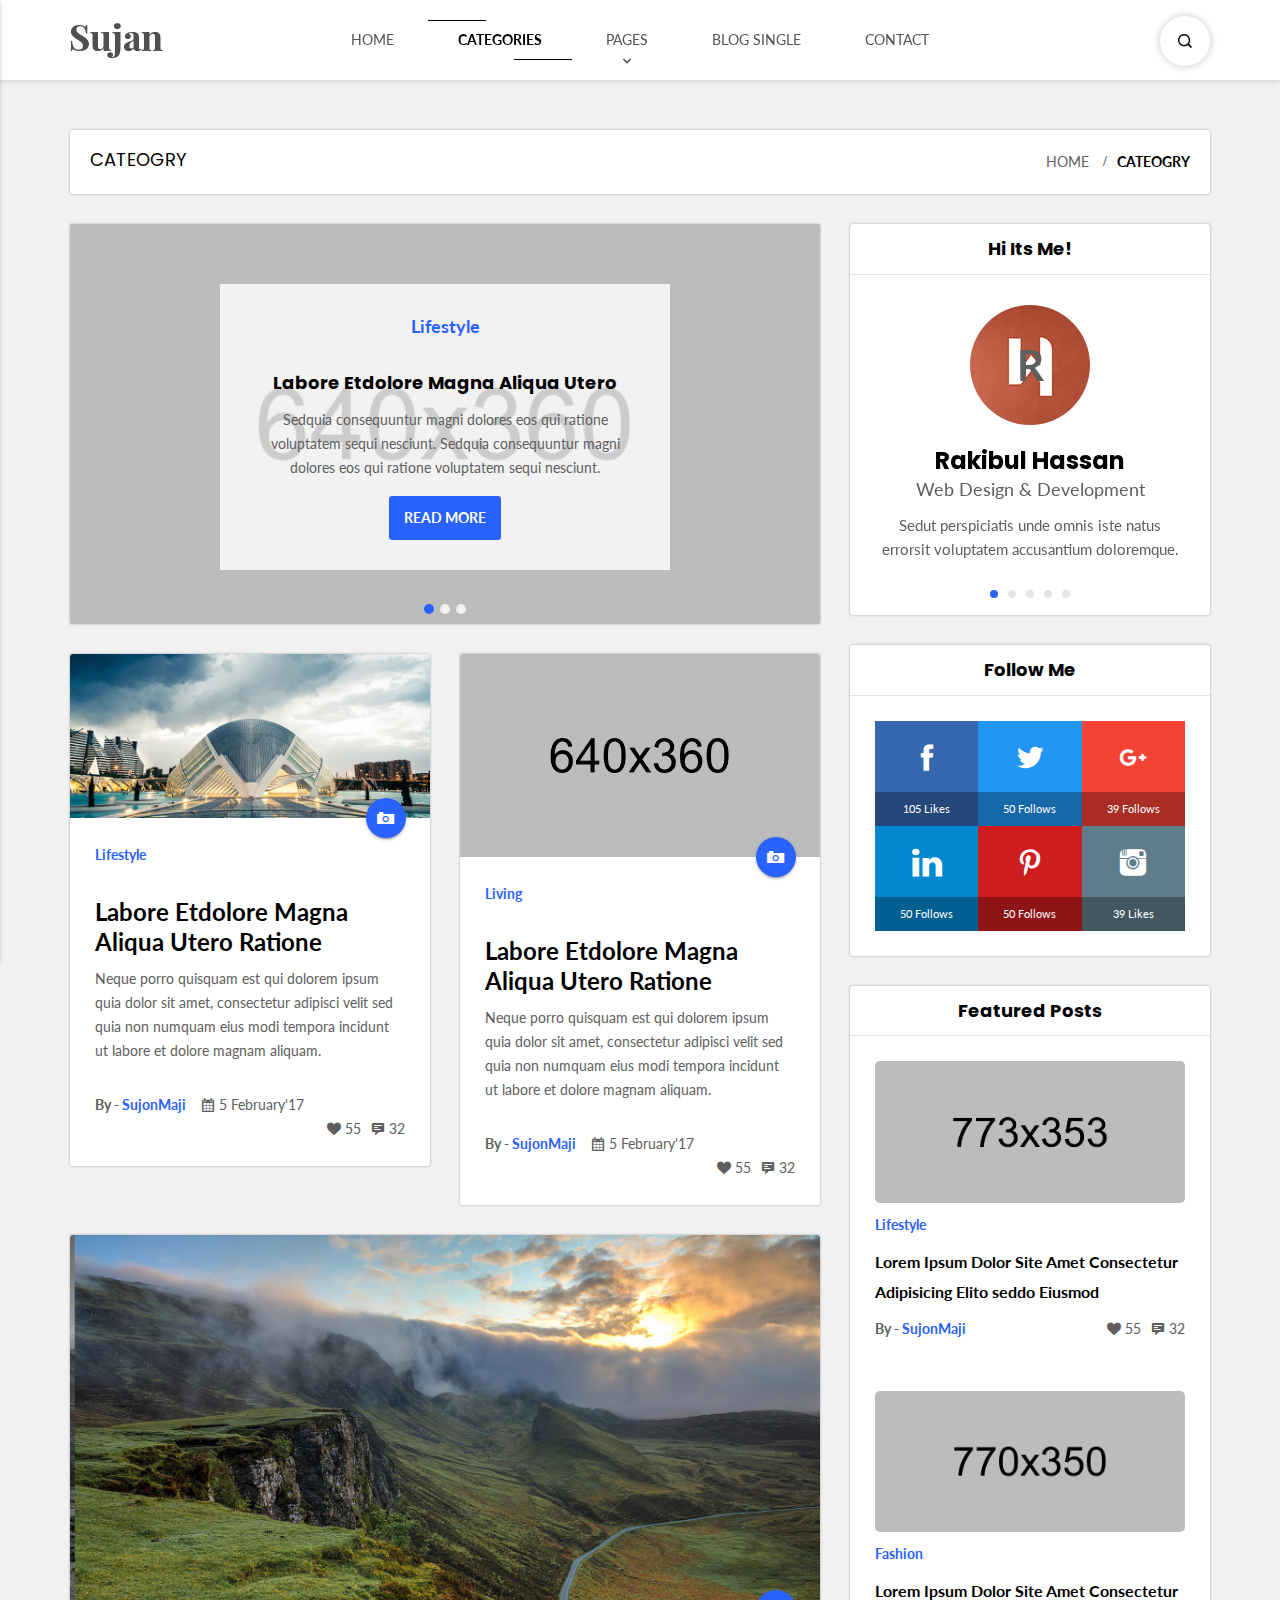
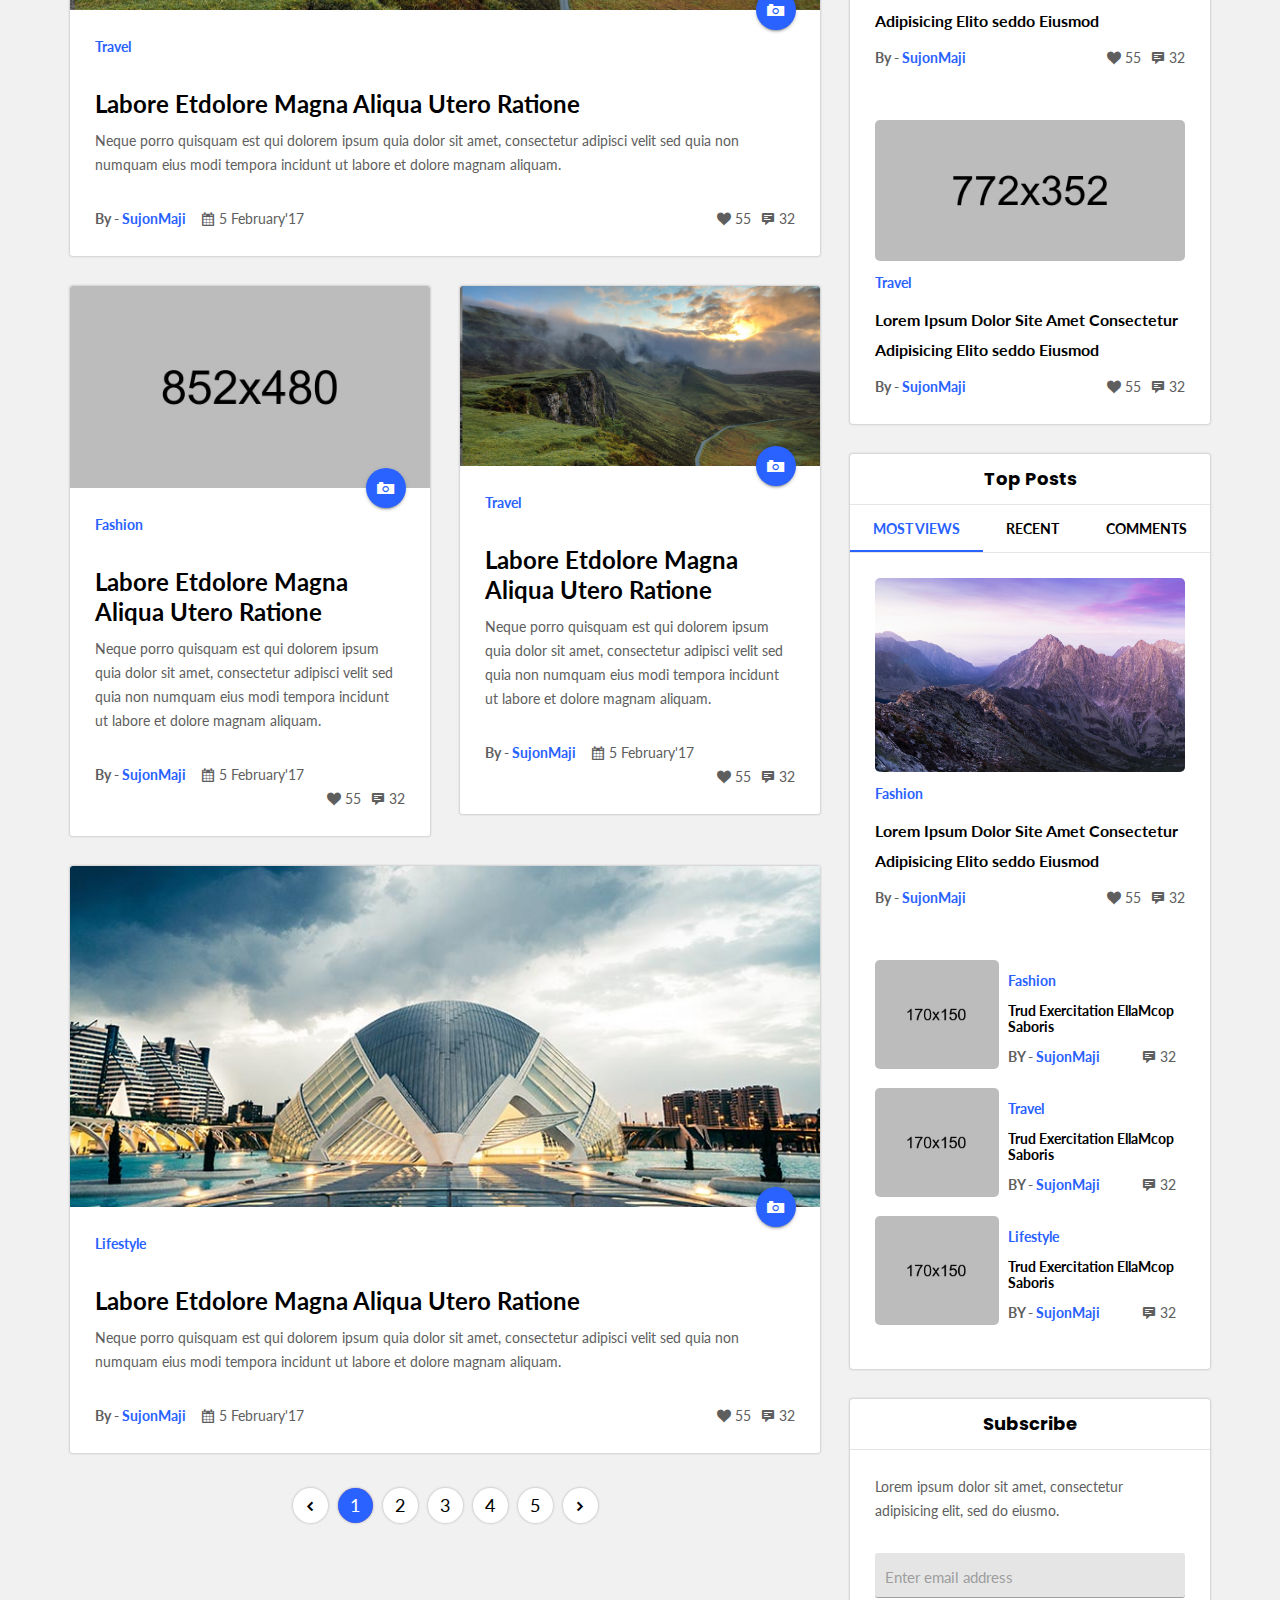
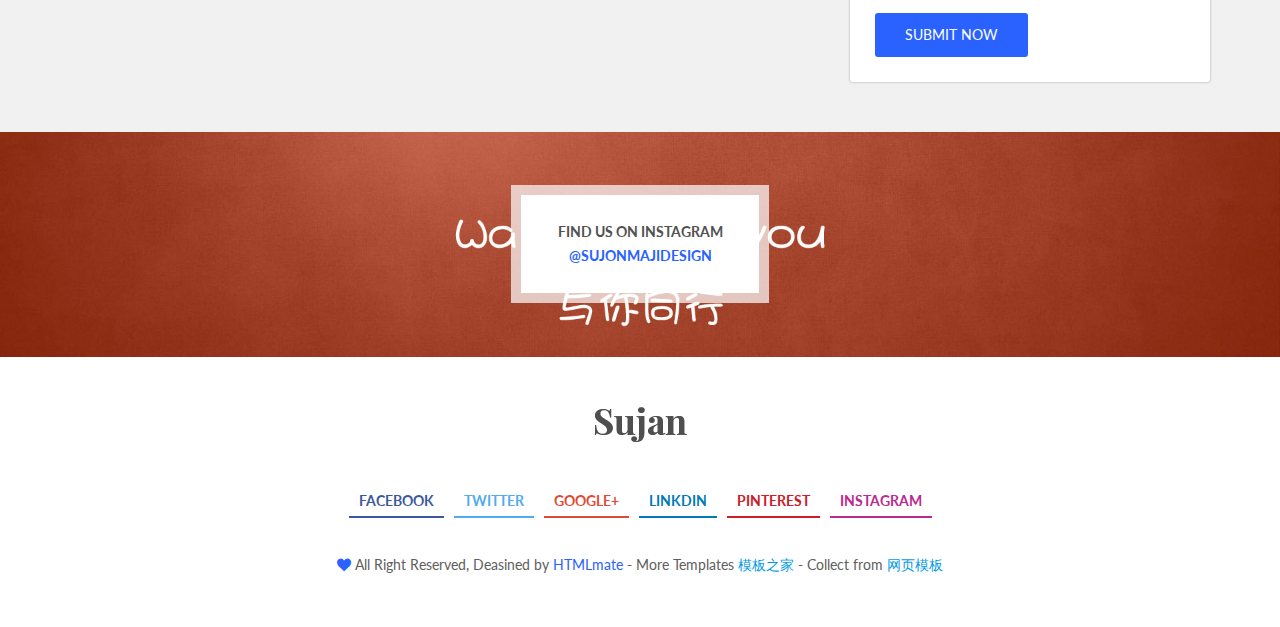
<file: cateogry.html>
<!DOCTYPE html>
<html lang="zxx">

	<head>

		<meta name="viewport" content="width=device-width, initial-scale=1.0">

		<title>Sujon - Cateogry</title>

		<!-- css include -->
		<link rel="stylesheet" type="text/css" href="css/materialize.css">
		<link rel="stylesheet" type="text/css" href="css/icofont.css">
		<link rel="stylesheet" type="text/css" href="css/owl.carousel.min.css">
		<link rel="stylesheet" type="text/css" href="css/owl.theme.default.min.css">

		<!-- my css include -->
		<link rel="stylesheet" type="text/css" href="css/custom-menu.css">
		<link rel="stylesheet" type="text/css" href="css/style.css">
		<link rel="stylesheet" type="text/css" href="css/responsive.css">

	</head>


	<body>




		<div class="thetop"></div>
		<!-- for back to top -->

		<div class='backToTop'>
			<a href="#" class='scroll'>
				<span>T</span>
				<span>O</span>
				<span>P</span>
				<span class="go-up">
					<i class="icofont icofont-long-arrow-up"></i>
				</span>
			</a>
		</div>
		<!-- backToTop -->




		<!-- ==================== header-section Start ==================== -->
		<header id="header-section" class="header-section w100dt navbar-fixed">

			<nav class="nav-extended main-nav">
				<div class="container">
					<div class="row">
						<div class="nav-wrapper w100dt">

							<div class="logo left">
								<a href="index.html" class="brand-logo">
									<img src="img/logo.png" alt="brand-logo">
								</a>
							</div>
							<!-- logo -->

							<div>
								<a href="#" data-activates="mobile-demo" class="button-collapse">
									<i class="icofont icofont-navigation-menu"></i>
								</a>
								<ul id="nav-mobile" class="main-menu center-align hide-on-med-and-down">
									<li><a href="index.html">HOME</a></li>
									<li class="active"><a href="cateogry.html">CATEGORIES</a></li>
									<li class="dropdown">
										<a href="#">PAGES <i class="icofont icofont-simple-down"></i></a>
										<ul class="dropdown-container">
											<li><a href="404.html">404 Page</a></li>
										</ul>
										<!-- /.dropdown-container -->
									</li>
									<li><a href="single-blog.html">BLOG SINGLE</a></li>
									<li><a href="contact.html">CONTACT</a></li>
								</ul>
								<!-- /.main-menu -->

								<!-- ******************** sidebar-menu ******************** -->
								<ul class="side-nav" id="mobile-demo">
									<li class="snavlogo center-align"><img src="img/logo.png" alt="logo"></li>
									<li><a href="index.html">HOME</a></li>
									<li class="active"><a href="cateogry.html">CATEGORIES</a></li>
									<li><a href="single-blog.html">SINGLE BLOG</a></li>
									<li><a href="contact.html">CONTACT</a></li>
									<li><a href="404.html">404 PAGE</a></li>
								</ul>
							</div>
							<!-- main-menu -->

							<a href="#" class="search-trigger right">
								<i class="icofont icofont-search"></i>
							</a>
							<!-- search -->
							<div id="myNav" class="overlay">
								<a href="javascript:void(0)" class="closebtn">&times;</a>
								<div class="overlay-content">
									<form>
										<input type="text" name="search" placeholder="Search...">
										<br>
										<button class="waves-effect waves-light" type="submit" name="action">Search</button>
									</form>
								</div>
							</div>

						</div>
						<!-- /.nav-wrapper -->
					</div>
					<!-- row -->
				</div>
				<!-- container -->
			</nav>

		</header>
		<!-- /#header-section -->
		<!-- ==================== header-section End ==================== -->





		<!-- ==================== header-section Start ==================== -->
		<section id="breadcrumb-section" class="breadcrumb-section w100dt mb-30">
			<div class="container">

				<nav class="breadcrumb-nav w100dt">
					<div class="page-name hide-on-small-only left">
						<h4>CATEOGRY</h4>
					</div>
					<div class="nav-wrapper right">
						<a href="#!" class="breadcrumb">Home</a>
						<a href="#!" class="breadcrumb active">Cateogry</a>
					</div>
					<!-- /.nav-wrapper -->
				</nav>
				<!-- /.breadcrumb-nav -->

			</div>
			<!-- container -->
		</section>
		<!-- /.breadcrumb-section -->
		<!-- ==================== header-section End ==================== -->





		<!-- ==================== cateogry-section start ==================== -->
		<section id="cateogry-section" class="cateogry-section w100dt mb-50">
			<div class="container">
				<div class="row">

					<div class="col s12 m8 l8">


						<div class="slider mb-30">
							<ul class="slides">
								<li class="slider-item">
									<img src="img/blog4.jpg" alt="Image">
									<div class="caption center-align">
										<a href="#" class="tag l-blue w100dt mb-30">Lifestyle</a>
										<h1 class="card-title mb-10">
											Labore Etdolore Magna Aliqua Utero
										</h1>
										<p>
											Sedquia consequuntur magni dolores eos qui ratione voluptatem sequi nesciunt.
											Sedquia consequuntur magni dolores eos qui ratione voluptatem sequi nesciunt.
										</p>
										<a href="single-blog.html" class="custom-btn waves-effect waves-light">READ MORE</a>
									</div>
								</li>
								<li class="slider-item">
									<img src="img/fashion2.jpg" alt="Image">
									<div class="caption left-align">
										<a href="#" class="tag l-blue w100dt mb-30">Fashion</a>
										<h1 class="card-title mb-10">
											Labore Etdolore Magna Aliqua Utero
										</h1>
										<p>
											Sedquia consequuntur magni dolores eos qui ratione voluptatem sequi nesciunt.
											Sedquia consequuntur magni dolores eos qui ratione voluptatem sequi nesciunt.
										</p>
										<a href="single-blog.html" class="custom-btn waves-effect waves-light">READ MORE</a>
									</div>
								</li>
								<li class="slider-item">
									<img src="img/travel2.jpg" alt="Image">
									<div class="caption right-align">
										<a href="#" class="tag l-blue w100dt mb-30">Trave</a>
										<h1 class="card-title mb-10">
											Labore Etdolore Magna Aliqua Utero
										</h1>
										<p>
											Sedquia consequuntur magni dolores eos qui ratione voluptatem sequi nesciunt.
											Sedquia consequuntur magni dolores eos qui ratione voluptatem sequi nesciunt.
										</p>
										<a href="single-blog.html" class="custom-btn waves-effect waves-light">READ MORE</a>
									</div>
								</li>
							</ul>
						</div>

						<div class="row">
							<div class="col m6 s12">
								<div class="blogs mb-30">
									<div class="card">
										<div class="card-image">
											<img src="img/selfie.jpg" alt="Image">
											<a class="btn-floating center-align cmn-bgcolor halfway-fab waves-effect waves-light">
												<i class="icofont icofont-camera-alt"></i>
											</a>
										</div>
										<!-- /.card-image -->
										<div class="card-content w100dt">
											<p>
												<a href="#" class="tag left w100dt l-blue mb-30">Lifestyle</a>
											</p>
											<a href="single-blog.html" class="card-title">
												Labore Etdolore Magna Aliqua Utero Ratione
											</a>
											<p class="mb-30">
												Neque porro quisquam est qui dolorem ipsum quia dolor sit amet, consectetur adipisci velit sed quia non numquam eius modi tempora incidunt ut labore et dolore magnam aliquam.
											</p>
											<ul class="post-mate-time left">
												<li>
													<p class="hero left">
														By - <a href="#" class="l-blue">SujonMaji</a>
													</p>
												</li>
												<li>
													<i class="icofont icofont-ui-calendar"></i> 5 February'17
												</li>
											</ul>

											<ul class="post-mate right">
												<li class="like">
													<a href="#">
														<i class="icofont icofont-heart-alt"></i> 55
													</a>
												</li>
												<li class="comment">
													<a href="#">
														<i class="icofont icofont-comment"></i> 32
													</a>
												</li>
											</ul>
										</div>
										<!-- /.card-content -->
									</div>
									<!-- /.card -->
								</div>
								<!-- /.blogs -->
							</div>
							<!-- colm6 -->

							<div class="col m6 s12">
								<div class="blogs mb-30">
									<div class="card">
										<div class="card-image">
											<img src="img/blog4.jpg" alt="Image">
											<a class="btn-floating center-align cmn-bgcolor halfway-fab waves-effect waves-light">
												<i class="icofont icofont-camera-alt"></i>
											</a>
										</div>
										<!-- /.card-image -->
										<div class="card-content w100dt">
											<p>
												<a href="#" class="tag left w100dt l-blue mb-30">Living</a>
											</p>
											<a href="single-blog.html" class="card-title">
												Labore Etdolore Magna Aliqua Utero Ratione
											</a>
											<p class="mb-30">
												Neque porro quisquam est qui dolorem ipsum quia dolor sit amet, consectetur adipisci velit sed quia non numquam eius modi tempora incidunt ut labore et dolore magnam aliquam.
											</p>
											<ul class="post-mate-time left">
												<li>
													<p class="hero left">
														By - <a href="#" class="l-blue">SujonMaji</a>
													</p>
												</li>
												<li>
													<i class="icofont icofont-ui-calendar"></i> 5 February'17
												</li>
											</ul>

											<ul class="post-mate right">
												<li class="like">
													<a href="#">
														<i class="icofont icofont-heart-alt"></i> 55
													</a>
												</li>
												<li class="comment">
													<a href="#">
														<i class="icofont icofont-comment"></i> 32
													</a>
												</li>
											</ul>
										</div>
										<!-- /.card-content -->
									</div>
									<!-- /.card -->
								</div>
								<!-- /.blogs -->
							</div>
							<!-- colm6 -->

							<div class="col m12 s12">
								<div class="blogs mb-30">
									<div class="card">
										<div class="card-image">
											<img src="img/travel2.jpg" alt="Image">
											<a class="btn-floating center-align cmn-bgcolor halfway-fab waves-effect waves-light">
												<i class="icofont icofont-camera-alt"></i>
											</a>
										</div>
										<!-- /.card-image -->
										<div class="card-content w100dt">
											<p>
												<a href="#" class="tag left w100dt l-blue mb-30">Travel</a>
											</p>
											<a href="single-blog.html" class="card-title">
												Labore Etdolore Magna Aliqua Utero Ratione
											</a>
											<p class="mb-30">
												Neque porro quisquam est qui dolorem ipsum quia dolor sit amet, consectetur adipisci velit sed quia non numquam eius modi tempora incidunt ut labore et dolore magnam aliquam.
											</p>
											<ul class="post-mate-time left">
												<li>
													<p class="hero left">
														By - <a href="#" class="l-blue">SujonMaji</a>
													</p>
												</li>
												<li>
													<i class="icofont icofont-ui-calendar"></i> 5 February'17
												</li>
											</ul>

											<ul class="post-mate right">
												<li class="like">
													<a href="#">
														<i class="icofont icofont-heart-alt"></i> 55
													</a>
												</li>
												<li class="comment">
													<a href="#">
														<i class="icofont icofont-comment"></i> 32
													</a>
												</li>
											</ul>
										</div>
										<!-- /.card-content -->
									</div>
									<!-- /.card -->
								</div>
								<!-- /.blogs -->
							</div>
							<!-- colm6 -->

							<div class="col m6 s12">
								<div class="blogs mb-30">
									<div class="card">
										<div class="card-image">
											<img src="img/fashion2.jpg" alt="Image">
											<a class="btn-floating center-align cmn-bgcolor halfway-fab waves-effect waves-light">
												<i class="icofont icofont-camera-alt"></i>
											</a>
										</div>
										<!-- /.card-image -->
										<div class="card-content w100dt">
											<p>
												<a href="#" class="tag left w100dt l-blue mb-30">Fashion</a>
											</p>
											<a href="single-blog.html" class="card-title">
												Labore Etdolore Magna Aliqua Utero Ratione
											</a>
											<p class="mb-30">
												Neque porro quisquam est qui dolorem ipsum quia dolor sit amet, consectetur adipisci velit sed quia non numquam eius modi tempora incidunt ut labore et dolore magnam aliquam.
											</p>
											<ul class="post-mate-time left">
												<li>
													<p class="hero left">
														By - <a href="#" class="l-blue">SujonMaji</a>
													</p>
												</li>
												<li>
													<i class="icofont icofont-ui-calendar"></i> 5 February'17
												</li>
											</ul>

											<ul class="post-mate right">
												<li class="like">
													<a href="#">
														<i class="icofont icofont-heart-alt"></i> 55
													</a>
												</li>
												<li class="comment">
													<a href="#">
														<i class="icofont icofont-comment"></i> 32
													</a>
												</li>
											</ul>
										</div>
										<!-- /.card-content -->
									</div>
									<!-- /.card -->
								</div>
								<!-- /.blogs -->
							</div>
							<!-- colm6 -->

							<div class="col m6 s12">
								<div class="blogs mb-30">
									<div class="card">
										<div class="card-image">
											<img src="img/travel2.jpg" alt="Image">
											<a class="btn-floating center-align cmn-bgcolor halfway-fab waves-effect waves-light">
												<i class="icofont icofont-camera-alt"></i>
											</a>
										</div>
										<!-- /.card-image -->
										<div class="card-content w100dt">
											<p>
												<a href="#" class="tag left w100dt l-blue mb-30">Travel</a>
											</p>
											<a href="single-blog.html" class="card-title">
												Labore Etdolore Magna Aliqua Utero Ratione
											</a>
											<p class="mb-30">
												Neque porro quisquam est qui dolorem ipsum quia dolor sit amet, consectetur adipisci velit sed quia non numquam eius modi tempora incidunt ut labore et dolore magnam aliquam.
											</p>
											<ul class="post-mate-time left">
												<li>
													<p class="hero left">
														By - <a href="#" class="l-blue">SujonMaji</a>
													</p>
												</li>
												<li>
													<i class="icofont icofont-ui-calendar"></i> 5 February'17
												</li>
											</ul>

											<ul class="post-mate right">
												<li class="like">
													<a href="#">
														<i class="icofont icofont-heart-alt"></i> 55
													</a>
												</li>
												<li class="comment">
													<a href="#">
														<i class="icofont icofont-comment"></i> 32
													</a>
												</li>
											</ul>
										</div>
										<!-- /.card-content -->
									</div>
									<!-- /.card -->
								</div>
								<!-- /.blogs -->
							</div>
							<!-- colm6 -->

							<div class="col m12 s12">
								<div class="blogs mb-30">
									<div class="card">
										<div class="card-image">
											<img src="img/selfie.jpg" alt="Image">
											<a class="btn-floating center-align cmn-bgcolor halfway-fab waves-effect waves-light">
												<i class="icofont icofont-camera-alt"></i>
											</a>
										</div>
										<!-- /.card-image -->
										<div class="card-content w100dt">
											<p>
												<a href="#" class="tag left w100dt l-blue mb-30">Lifestyle</a>
											</p>
											<a href="single-blog.html" class="card-title">
												Labore Etdolore Magna Aliqua Utero Ratione
											</a>
											<p class="mb-30">
												Neque porro quisquam est qui dolorem ipsum quia dolor sit amet, consectetur adipisci velit sed quia non numquam eius modi tempora incidunt ut labore et dolore magnam aliquam.
											</p>
											<ul class="post-mate-time left">
												<li>
													<p class="hero left">
														By - <a href="#" class="l-blue">SujonMaji</a>
													</p>
												</li>
												<li>
													<i class="icofont icofont-ui-calendar"></i> 5 February'17
												</li>
											</ul>

											<ul class="post-mate right">
												<li class="like">
													<a href="#">
														<i class="icofont icofont-heart-alt"></i> 55
													</a>
												</li>
												<li class="comment">
													<a href="#">
														<i class="icofont icofont-comment"></i> 32
													</a>
												</li>
											</ul>
										</div>
										<!-- /.card-content -->
									</div>
									<!-- /.card -->
								</div>
								<!-- /.blogs -->
							</div>
							<!-- colm6 -->
						</div>
						<!-- row -->

						<ul class="pagination w100dt">
							<li class="waves-effect"><a href="#!"><i class="icofont icofont-simple-left"></i></a></li>
							<li class="active"><a href="#!">1</a></li>
							<li class="waves-effect"><a href="#!">2</a></li>
							<li class="waves-effect"><a href="#!">3</a></li>
							<li class="waves-effect"><a href="#!">4</a></li>
							<li class="waves-effect"><a href="#!">5</a></li>
							<li class="waves-effect"><a href="#!"><i class="icofont icofont-simple-right"></i></a></li>
						</ul>

					</div>	
					<!-- colm8 -->




					<div class="col s12 m4 l4">

						<div class="sidebar-testimonial mb-30">
							<div class="sidebar-title center-align">
								<h2>Hi Its Me!</h2>
							</div>
							<!-- /.sidebar-title -->

							<div class="carousel carousel-slider center" data-indicators="true">
								<div class="carousel-item">
									<div class="item-img">
										<span>R</span>
									</div>
									<h2>Rakibul Hassan</h2>
									<small>Web Design & Development</small>
									<p>
										Sedut perspiciatis unde omnis iste natus errorsit voluptatem accusantium doloremque.
									</p>
								</div>
								<div class="carousel-item">
									<div class="item-img">
										<span>O</span>
									</div>
									<h2>Rakibul Hassan</h2>
									<small>Web Design & Development</small>
									<p>
										Sedut perspiciatis unde omnis iste natus errorsit voluptatem accusantium doloremque.
									</p>
								</div>
								<div class="carousel-item">
									<div class="item-img">
										<span>K</span>
									</div>
									<h2>Rakibul Hassan</h2>
									<small>Web Design & Development</small>
									<p>
										Sedut perspiciatis unde omnis iste natus errorsit voluptatem accusantium doloremque.
									</p>
								</div>
								<div class="carousel-item">
									<div class="item-img">
										<span>I</span>
									</div>
									<h2>Rakibul Hassan</h2>
									<small>Web Design & Development</small>
									<p>
										Sedut perspiciatis unde omnis iste natus errorsit voluptatem accusantium doloremque.
									</p>
								</div>
								<div class="carousel-item">
									<div class="item-img">
										<span>B</span>
									</div>
									<h2>Rakibul Hassan</h2>
									<small>Web Design & Development</small>
									<p>
										Sedut perspiciatis unde omnis iste natus errorsit voluptatem accusantium doloremque.
									</p>
								</div>
							</div>
						</div>
						<!-- /.sidebar-testimonial -->




						<div class="sidebar-followme w100dt mb-30">
							<div class="sidebar-title center-align">
								<h2>Follow Me</h2>
							</div>
							<!-- /.sidebar-title -->

							<ul class="followme-links w100dt">
								<li class="mrb15">
									<a href="#" class="facebook">
										<i class="icofont icofont-social-facebook"></i>
										<small class="Followers white-text">105 Likes</small>
									</a>
								</li>
								<li class="mrb15">
									<a href="#" class="twitter">
										<i class="icofont icofont-social-twitter"></i>
										<small class="Followers white-text">50 Follows</small>
									</a>
								</li>
								<li>
									<a href="#" class="google-plus">
										<i class="icofont icofont-social-google-plus"></i>
										<small class="Followers white-text">39 Follows</small>
									</a>
								</li>

								<li class="mrb15">
									<a href="#" class="linkedin">
										<i class="icofont icofont-brand-linkedin"></i>
										<small class="Followers white-text">50 Follows</small>
									</a>
								</li>
								<li class="mrb15">
									<a href="#" class="pinterest">
										<i class="icofont icofont-social-pinterest"></i>
										<small class="Followers white-text">50 Follows</small>
									</a>
								</li>
								<li>
									<a href="#" class="instagram">
										<i class="icofont icofont-social-instagram"></i>
										<small class="Followers white-text">39 Likes</small>
									</a>
								</li>
							</ul>

						</div>
						<!-- /.sidebar-followme -->




						<div class="featured-posts w100dt mb-30">
							<div class="sidebar-title center-align">
								<h2>Featured Posts</h2>
							</div>
							<!-- /.sidebar-title -->

							<div class="sidebar-posts">
								<div class="card">
									<div class="card-image mb-10">
										<img src="img/blog3.jpg" alt="Image">
										<span class="effect"></span>
									</div>
									<!-- /.card-image -->
									<div class="card-content w100dt">
										<p>
											<a href="#" class="tag left w100dt l-blue mb-10">Lifestyle</a>
										</p>
										<a href="single-blog.html" class="card-title">
											Lorem Ipsum Dolor Site Amet Consectetur Adipisicing Elito seddo Eiusmod
										</a>
										<ul class="post-mate-time left">
											<li>
												<p class="hero left">
													By - <a href="#" class="l-blue">SujonMaji</a>
												</p>
											</li>
										</ul>

										<ul class="post-mate right">
											<li class="like">
												<a href="#">
													<i class="icofont icofont-heart-alt"></i> 55
												</a>
											</li>
											<li class="comment">
												<a href="#">
													<i class="icofont icofont-comment"></i> 32
												</a>
											</li>
										</ul>
									</div>
									<!-- /.card-content -->
								</div>
								<!-- /.card -->

								<div class="card">
									<div class="card-image mb-10">
										<img src="img/blog1.jpg" alt="Image">
										<span class="effect"></span>
									</div>
									<!-- /.card-image -->
									<div class="card-content w100dt">
										<p>
											<a href="#" class="tag left w100dt l-blue mb-10">Fashion</a>
										</p>
										<a href="single-blog.html" class="card-title">
											Lorem Ipsum Dolor Site Amet Consectetur Adipisicing Elito seddo Eiusmod
										</a>
										<ul class="post-mate-time left">
											<li>
												<p class="hero left">
													By - <a href="#" class="l-blue">SujonMaji</a>
												</p>
											</li>
										</ul>

										<ul class="post-mate right">
											<li class="like">
												<a href="#">
													<i class="icofont icofont-heart-alt"></i> 55
												</a>
											</li>
											<li class="comment">
												<a href="#">
													<i class="icofont icofont-comment"></i> 32
												</a>
											</li>
										</ul>
									</div>
									<!-- /.card-content -->
								</div>
								<!-- /.card -->

								<div class="card">
									<div class="card-image mb-10">
										<img src="img/blog2.jpg" alt="Image">
										<span class="effect"></span>
									</div>
									<!-- /.card-image -->
									<div class="card-content w100dt">
										<p>
											<a href="#" class="tag left w100dt l-blue mb-10">Travel</a>
										</p>
										<a href="single-blog.html" class="card-title">
											Lorem Ipsum Dolor Site Amet Consectetur Adipisicing Elito seddo Eiusmod
										</a>
										<ul class="post-mate-time left">
											<li>
												<p class="hero left">
													By - <a href="#" class="l-blue">SujonMaji</a>
												</p>
											</li>
										</ul>

										<ul class="post-mate right">
											<li class="like">
												<a href="#">
													<i class="icofont icofont-heart-alt"></i> 55
												</a>
											</li>
											<li class="comment">
												<a href="#">
													<i class="icofont icofont-comment"></i> 32
												</a>
											</li>
										</ul>
									</div>
									<!-- /.card-content -->
								</div>
								<!-- /.card -->
							</div>
							<!-- /.sidebar-posts -->

						</div>
						<!-- /.featured-posts -->




						<div class="top-post w100dt mb-30">
							<div class="sidebar-title center-align">
								<h2>Top Posts</h2>
							</div>
							<!-- /.sidebar-title -->

							<ul id="tabs-swipe-demo" class="top-post-tab tabs tabs-fixed-width">
								<li class="tab"><a href="#test-swipe-1" class="active">Most Views</a></li>
								<li class="tab"><a href="#test-swipe-2">Recent</a></li>
								<li class="tab"><a href="#test-swipe-3">Comments</a></li>
							</ul>

							<div id="test-swipe-1" class="tab-contant most-view">

								<div class="sidebar-posts">
									<div class="card">
										<div class="card-image mb-10">
											<img src="img/fashion.jpg" alt="Image">
											<span class="effect"></span>
										</div>
										<!-- /.card-image -->
										<div class="card-content w100dt">
											<p>
												<a href="#" class="tag left w100dt l-blue mb-10">Fashion</a>
											</p>
											<a href="single-blog.html" class="card-title">
												Lorem Ipsum Dolor Site Amet Consectetur Adipisicing Elito seddo Eiusmod
											</a>
											<ul class="post-mate-time left">
												<li>
													<p class="hero left">
														By - <a href="#" class="l-blue">SujonMaji</a>
													</p>
												</li>
											</ul>

											<ul class="post-mate right">
												<li class="like">
													<a href="#">
														<i class="icofont icofont-heart-alt"></i> 55
													</a>
												</li>
												<li class="comment">
													<a href="#">
														<i class="icofont icofont-comment"></i> 32
													</a>
												</li>
											</ul>
										</div>
										<!-- /.card-content -->
									</div>
									<!-- /.card -->

									<div class="hot-post w100dt mb-10">
										<div class="hot-post-image">
											<img src="img/img3.jpg" alt="Image">
											<span class="effect"></span>
										</div>
										<!-- /.hot-post-image -->
										<div class="hot-post-stacked">
											<p>
												<a href="#" class="tag left w100dt l-blue mb-10">Fashion</a>
											</p>
											<a href="single-blog.html" class="sm-name mb-10">Trud Exercitation EllaMcop Saboris</a>
											<div class="hot-post-action">
												<p class="hero left">
													BY - <a href="#" class="l-blue">SujonMaji</a>
												</p>
												<ul class="post-mate right">
													<li class="comment">
														<a href="#">
															<i class="icofont icofont-comment"></i> 32
														</a>
													</li>
												</ul>
												<!-- /.post-mate -->
											</div>
											<!-- /.hot-post-action -->
										</div>
										<!-- /.hot-post-stacked -->
									</div>
									<!-- /.hot-post -->

									<div class="hot-post w100dt mb-10">
										<div class="hot-post-image">
											<img src="img/img2.jpg" alt="Image">
											<span class="effect"></span>
										</div>
										<!-- /.hot-post-image -->
										<div class="hot-post-stacked">
											<p>
												<a href="#" class="tag left w100dt l-blue mb-10">Travel</a>
											</p>
											<a href="single-blog.html" class="sm-name mb-10">Trud Exercitation EllaMcop Saboris</a>
											<div class="hot-post-action">
												<p class="hero left">
													BY - <a href="#" class="l-blue">SujonMaji</a>
												</p>
												<ul class="post-mate right">
													<li class="comment">
														<a href="#">
															<i class="icofont icofont-comment"></i> 32
														</a>
													</li>
												</ul>
												<!-- /.post-mate -->
											</div>
											<!-- /.hot-post-action -->
										</div>
										<!-- /.hot-post-stacked -->
									</div>
									<!-- /.hot-post -->

									<div class="hot-post w100dt mb-10">
										<div class="hot-post-image">
											<img src="img/img1.jpg" alt="Image">
											<span class="effect"></span>
										</div>
										<!-- /.hot-post-image -->
										<div class="hot-post-stacked">
											<p>
												<a href="#" class="tag left w100dt l-blue mb-10">Lifestyle</a>
											</p>
											<a href="single-blog.html" class="sm-name mb-10">Trud Exercitation EllaMcop Saboris</a>
											<div class="hot-post-action">
												<p class="hero left">
													BY - <a href="#" class="l-blue">SujonMaji</a>
												</p>
												<ul class="post-mate right">
													<li class="comment">
														<a href="#">
															<i class="icofont icofont-comment"></i> 32
														</a>
													</li>
												</ul>
												<!-- /.post-mate -->
											</div>
											<!-- /.hot-post-action -->
										</div>
										<!-- /.hot-post-stacked -->
									</div>
									<!-- /.hot-post -->
								</div>
								<!-- /.sidebar-posts -->

							</div>
							<!-- /.most-view -->


							<div id="test-swipe-2" class="tab-contant recent-post">

								<div class="hot-post w100dt p-15">
									<div class="hot-post-image">
										<img src="img/img3.jpg" alt="Image">
										<span class="effect"></span>
									</div>
									<!-- /.hot-post-image -->
									<div class="hot-post-stacked">
										<p>
											<a href="#" class="tag left w100dt l-blue mb-10">Fashion</a>
										</p>
										<a href="single-blog.html" class="sm-name mb-10">Trud Exercitation EllaMcop Saboris</a>
										<div class="hot-post-action">
											<p class="hero left">
												BY - <a href="#" class="l-blue">SujonMaji</a>
											</p>
											<ul class="post-mate right">
												<li class="comment">
													<a href="#">
														<i class="icofont icofont-comment"></i> 32
													</a>
												</li>
											</ul>
											<!-- /.post-mate -->
										</div>
										<!-- /.hot-post-action -->
									</div>
									<!-- /.hot-post-stacked -->
								</div>
								<!-- /.hot-post -->

								<div class="hot-post w100dt p-15">
									<div class="hot-post-image">
										<img src="img/img2.jpg" alt="Image">
										<span class="effect"></span>
									</div>
									<!-- /.hot-post-image -->
									<div class="hot-post-stacked">
										<p>
											<a href="#" class="tag left w100dt l-blue mb-10">Fashion</a>
										</p>
										<a href="single-blog.html" class="sm-name mb-10">Trud Exercitation EllaMcop Saboris</a>
										<div class="hot-post-action">
											<p class="hero left">
												BY - <a href="#" class="l-blue">SujonMaji</a>
											</p>
											<ul class="post-mate right">
												<li class="comment">
													<a href="#">
														<i class="icofont icofont-comment"></i> 32
													</a>
												</li>
											</ul>
											<!-- /.post-mate -->
										</div>
										<!-- /.hot-post-action -->
									</div>
									<!-- /.hot-post-stacked -->
								</div>
								<!-- /.hot-post -->

								<div class="hot-post w100dt p-15">
									<div class="hot-post-image">
										<img src="img/img1.jpg" alt="Image">
										<span class="effect"></span>
									</div>
									<!-- /.hot-post-image -->
									<div class="hot-post-stacked">
										<p>
											<a href="#" class="tag left w100dt l-blue mb-10">Fashion</a>
										</p>
										<a href="single-blog.html" class="sm-name mb-10">Trud Exercitation EllaMcop Saboris</a>
										<div class="hot-post-action">
											<p class="hero left">
												BY - <a href="#" class="l-blue">SujonMaji</a>
											</p>
											<ul class="post-mate right">
												<li class="comment">
													<a href="#">
														<i class="icofont icofont-comment"></i> 32
													</a>
												</li>
											</ul>
											<!-- /.post-mate -->
										</div>
										<!-- /.hot-post-action -->
									</div>
									<!-- /.hot-post-stacked -->
								</div>
								<!-- /.hot-post -->

								<div class="hot-post w100dt p-15">
									<div class="hot-post-image">
										<img src="img/img3.jpg" alt="Image">
										<span class="effect"></span>
									</div>
									<!-- /.hot-post-image -->
									<div class="hot-post-stacked">
										<p>
											<a href="#" class="tag left w100dt l-blue mb-10">Fashion</a>
										</p>
										<a href="single-blog.html" class="sm-name mb-10">Trud Exercitation EllaMcop Saboris</a>
										<div class="hot-post-action">
											<p class="hero left">
												BY - <a href="#" class="l-blue">SujonMaji</a>
											</p>
											<ul class="post-mate right">
												<li class="comment">
													<a href="#">
														<i class="icofont icofont-comment"></i> 32
													</a>
												</li>
											</ul>
											<!-- /.post-mate -->
										</div>
										<!-- /.hot-post-action -->
									</div>
									<!-- /.hot-post-stacked -->
								</div>
								<!-- /.hot-post -->

								<div class="hot-post w100dt p-15">
									<div class="hot-post-image">
										<img src="img/img2.jpg" alt="Image">
										<span class="effect"></span>
									</div>
									<!-- /.hot-post-image -->
									<div class="hot-post-stacked">
										<p>
											<a href="#" class="tag left w100dt l-blue mb-10">Fashion</a>
										</p>
										<a href="single-blog.html" class="sm-name mb-10">Trud Exercitation EllaMcop Saboris</a>
										<div class="hot-post-action">
											<p class="hero left">
												BY - <a href="#" class="l-blue">SujonMaji</a>
											</p>
											<ul class="post-mate right">
												<li class="comment">
													<a href="#">
														<i class="icofont icofont-comment"></i> 32
													</a>
												</li>
											</ul>
											<!-- /.post-mate -->
										</div>
										<!-- /.hot-post-action -->
									</div>
									<!-- /.hot-post-stacked -->
								</div>
								<!-- /.hot-post -->

								<div class="hot-post w100dt p-15">
									<div class="hot-post-image">
										<img src="img/img1.jpg" alt="Image">
										<span class="effect"></span>
									</div>
									<!-- /.hot-post-image -->
									<div class="hot-post-stacked">
										<p>
											<a href="#" class="tag left w100dt l-blue mb-10">Fashion</a>
										</p>
										<a href="single-blog.html" class="sm-name mb-10">Trud Exercitation EllaMcop Saboris</a>
										<div class="hot-post-action">
											<p class="hero left">
												BY - <a href="#" class="l-blue">SujonMaji</a>
											</p>
											<ul class="post-mate right">
												<li class="comment">
													<a href="#">
														<i class="icofont icofont-comment"></i> 32
													</a>
												</li>
											</ul>
											<!-- /.post-mate -->
										</div>
										<!-- /.hot-post-action -->
									</div>
									<!-- /.hot-post-stacked -->
								</div>
								<!-- /.hot-post -->

							</div>
							<!-- /.recent-post -->


							<div id="test-swipe-3" class="tab-contant Comments-post">

								<div class="card-panel grey lighten-5 z-depth-1">
									<div class="row valign-wrapper">
										<div class="col s3">
											<img src="img/img1.png" alt="Image" class="circle responsive-img"> <!-- notice the "circle" class -->
										</div>
										<div class="col s9">
											<span class="black-text">
												Lorem ipsum dolor sit amet, consectetur adipisicing elit.
											</span>
										</div>
									</div>
								</div>
								<!-- card-panel -->

								<div class="card-panel grey lighten-5 z-depth-1">
									<div class="row valign-wrapper">
										<div class="col s3">
											<img src="img/img2.png" alt="Image" class="circle responsive-img"> <!-- notice the "circle" class -->
										</div>
										<div class="col s9">
											<span class="black-text">
												Lorem ipsum dolor sit amet, consectetur adipisicing elit.
											</span>
										</div>
									</div>
								</div>
								<!-- card-panel -->

								<div class="card-panel grey lighten-5 z-depth-1">
									<div class="row valign-wrapper">
										<div class="col s3">
											<img src="img/img3.png" alt="Image" class="circle responsive-img"> <!-- notice the "circle" class -->
										</div>
										<div class="col s9">
											<span class="black-text">
												Lorem ipsum dolor sit amet, consectetur adipisicing elit.
											</span>
										</div>
									</div>
								</div>
								<!-- card-panel -->

								<div class="card-panel grey lighten-5 z-depth-1">
									<div class="row valign-wrapper">
										<div class="col s3">
											<img src="img/img1.png" alt="Image" class="circle responsive-img"> <!-- notice the "circle" class -->
										</div>
										<div class="col s9">
											<span class="black-text">
												Lorem ipsum dolor sit amet, consectetur adipisicing elit.
											</span>
										</div>
									</div>
								</div>
								<!-- card-panel -->

								<div class="card-panel grey lighten-5 z-depth-1">
									<div class="row valign-wrapper">
										<div class="col s3">
											<img src="img/img1.png" alt="Image" class="circle responsive-img"> <!-- notice the "circle" class -->
										</div>
										<div class="col s9">
											<span class="black-text">
												Lorem ipsum dolor sit amet, consectetur adipisicing elit.
											</span>
										</div>
									</div>
								</div>
								<!-- card-panel -->

								<div class="card-panel grey lighten-5 z-depth-1">
									<div class="row valign-wrapper">
										<div class="col s3">
											<img src="img/img1.png" alt="Image" class="circle responsive-img"> <!-- notice the "circle" class -->
										</div>
										<div class="col s9">
											<span class="black-text">
												Lorem ipsum dolor sit amet, consectetur adipisicing elit.
											</span>
										</div>
									</div>
								</div>
								<!-- card-panel -->

								<div class="card-panel grey lighten-5 z-depth-1">
									<div class="row valign-wrapper">
										<div class="col s3">
											<img src="img/img2.png" alt="Image" class="circle responsive-img"> <!-- notice the "circle" class -->
										</div>
										<div class="col s9">
											<span class="black-text">
												Lorem ipsum dolor sit amet, consectetur adipisicing elit.
											</span>
										</div>
									</div>
								</div>
								<!-- card-panel -->

								<div class="card-panel grey lighten-5 z-depth-1">
									<div class="row valign-wrapper">
										<div class="col s3">
											<img src="img/img3.png" alt="Image" class="circle responsive-img"> <!-- notice the "circle" class -->
										</div>
										<div class="col s9">
											<span class="black-text">
												Lorem ipsum dolor sit amet, consectetur adipisicing elit.
											</span>
										</div>
									</div>
								</div>
								<!-- card-panel -->

								<div class="card-panel grey lighten-5 z-depth-1">
									<div class="row valign-wrapper">
										<div class="col s3">
											<img src="img/img1.png" alt="Image" class="circle responsive-img"> <!-- notice the "circle" class -->
										</div>
										<div class="col s9">
											<span class="black-text">
												Lorem ipsum dolor sit amet, consectetur adipisicing elit.
											</span>
										</div>
									</div>
								</div>
								<!-- card-panel -->

								<div class="card-panel grey lighten-5 z-depth-1">
									<div class="row valign-wrapper">
										<div class="col s3">
											<img src="img/img1.png" alt="Image" class="circle responsive-img"> <!-- notice the "circle" class -->
										</div>
										<div class="col s9">
											<span class="black-text">
												Lorem ipsum dolor sit amet, consectetur adipisicing elit.
											</span>
										</div>
									</div>
								</div>
								<!-- card-panel -->

							</div>
							<!-- /.tab-contant -->
						</div>
						<!-- /.top-post -->




						<div class="sidebar-subscribe w100dt">
							<div class="sidebar-title center-align">
								<h2>Subscribe</h2>
							</div>
							<!-- /.sidebar-title -->

							<div class="subscribe">
								<p class="mb-30">
									Lorem ipsum dolor sit amet, consectetur adipisicing elit, sed do eiusmo.
								</p>
								<form action="#">
									<div class="input-field">
										<input id="email" type="email" class="validate">
										<label class="left-align" for="email">Enter email address</label>
									</div>
									<a class="waves-effect waves-light">SUBMIT NOW</a>
								</form>
							</div>
							<!-- /.subscribe -->

						</div>
						<!-- /.sidebar-subscribe -->
						
					</div>	
					<!-- colm4 -->
					
				</div>
				<!-- row -->
			</div>
			<!-- container -->
		</section>
		<!-- /#cateogry-section -->
		<!-- ==================== cateogry-section end ==================== -->





		<!-- ==================== instag leftram-section Start ==================== -->
		<section id="instagram-section" class="instagram-section w100dt">

			<div class="instagram-link w100dt">
				<a href="#">
					<span>FIND US ON INSTAGRAM</span>
					@SUJONMAJIDESIGN
				</a>
			</div>

		</section>
		<!-- /#instag leftram-section -->
		<!-- ==================== instag leftram-section End ==================== -->





		<!-- ==================== footer-section Start ==================== -->
		<footer id="footer-section" class="footer-section w100dt">
			<div class="container">

				<div class="footer-logo w100dt center-align mb-30">
					<a href="#" class="brand-logo">
						<img src="img/logo.png" alt="brand-logo">
					</a>
				</div>
				<!-- /.footer-logo -->

				<ul class="footer-social-links w100dt center-align mb-30">
					<li><a href="#" class="facebook">FACEBOOK</a></li>
					<li><a href="#" class="twitter">TWITTER</a></li>
					<li><a href="#" class="google-plus">GOOGLE+</a></li>
					<li><a href="#" class="linkedin">LINKDIN</a></li>
					<li><a href="#" class="pinterest">PINTEREST</a></li>
					<li><a href="#" class="instagram">INSTAGRAM</a></li>
				</ul>

				<p class="center-align">
					<i class="icofont icofont-heart-alt l-blue"></i>  
					All Right Reserved, Deasined by 
					<a href="#" class="l-blue">HTMLmate</a> - More Templates <a href="http://www.cssmoban.com/" target="_blank" title="模板之家">模板之家</a> - Collect from <a href="http://www.cssmoban.com/" title="网页模板" target="_blank">网页模板</a>
				</p>

			</div>
			<!-- container -->
		</footer>
		<!-- /#footer-section -->
		<!-- ==================== footer-section End ==================== -->










		<!-- my custom js -->
		<script type="text/javascript" src="js/jquery-3.1.1.min.js"></script>
		<script type="text/javascript" src="js/materialize.js"></script>
		<script type="text/javascript" src="js/owl.carousel.min.js"></script>

		<!-- my custom js -->
		<script type="text/javascript" src="js/custom.js"></script>

		<script type="text/javascript">
		</script>


	</body>

</html>
</file>
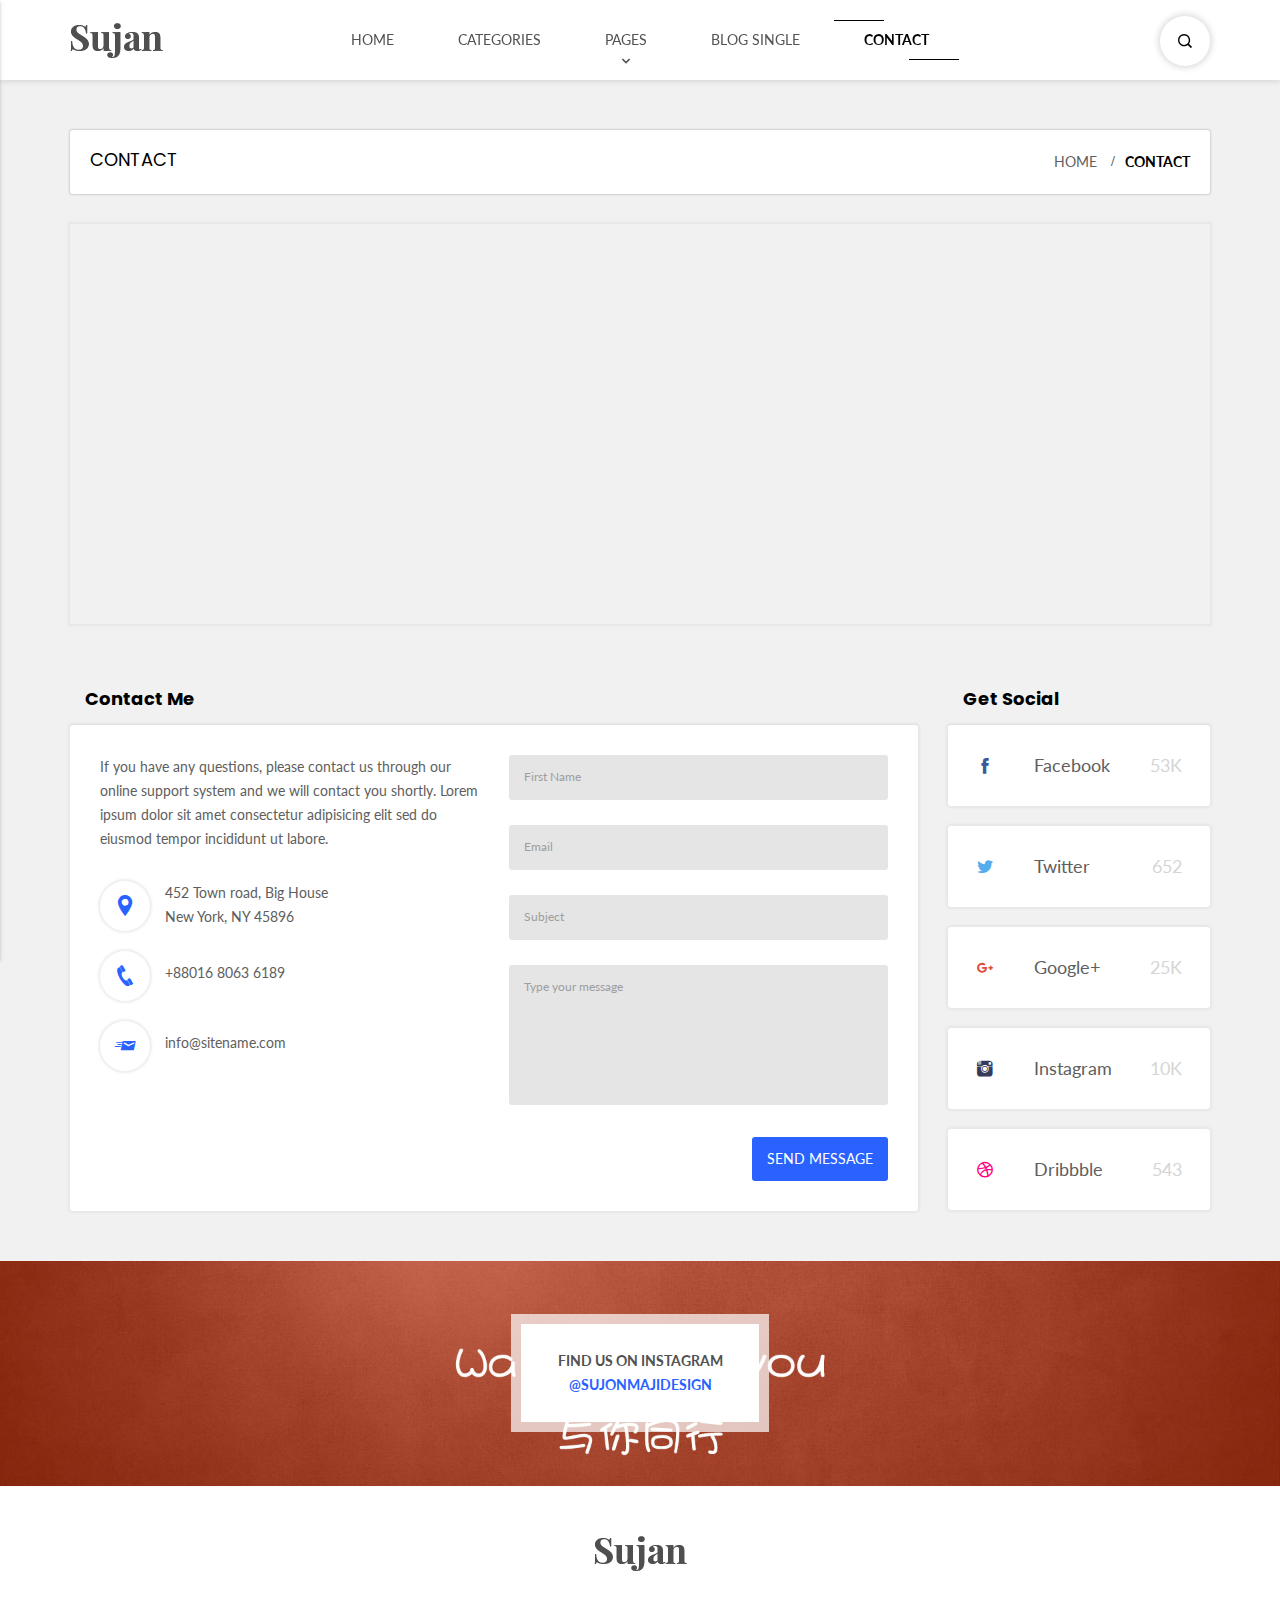
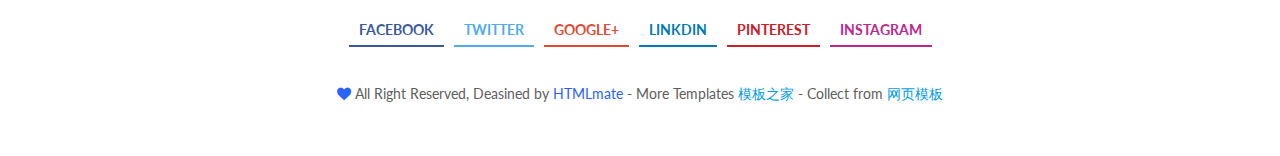
<file: contact.html>
<!DOCTYPE html>
<html lang="zxx">

	<head>

		<meta name="viewport" content="width=device-width, initial-scale=1.0">

		<title>Sujon - Contact</title>

		<!-- css include -->
		<link rel="stylesheet" type="text/css" href="css/materialize.css">
		<link rel="stylesheet" type="text/css" href="css/icofont.css">
		<link rel="stylesheet" type="text/css" href="css/owl.carousel.min.css">
		<link rel="stylesheet" type="text/css" href="css/owl.theme.default.min.css">

		<!-- my css include -->
		<link rel="stylesheet" type="text/css" href="css/custom-menu.css">
		<link rel="stylesheet" type="text/css" href="css/style.css">
		<link rel="stylesheet" type="text/css" href="css/responsive.css">

	</head>


	<body>




		<div class="thetop"></div>
		<!-- for back to top -->

		<div class='backToTop'>
			<a href="#" class='scroll'>
				<span>T</span>
				<span>O</span>
				<span>P</span>
				<span class="go-up">
					<i class="icofont icofont-long-arrow-up"></i>
				</span>
			</a>
		</div>
		<!-- backToTop -->




		<!-- ==================== header-section Start ==================== -->
		<header id="header-section" class="header-section w100dt navbar-fixed">

			<nav class="nav-extended main-nav">
				<div class="container">
					<div class="row">
						<div class="nav-wrapper w100dt">

							<div class="logo left">
								<a href="index.html" class="brand-logo">
									<img src="img/logo.png" alt="brand-logo">
								</a>
							</div>
							<!-- logo -->

							<div>
								<a href="#" data-activates="mobile-demo" class="button-collapse">
									<i class="icofont icofont-navigation-menu"></i>
								</a>
								<ul id="nav-mobile" class="main-menu center-align hide-on-med-and-down">
									<li><a href="index.html">HOME</a></li>
									<li><a href="cateogry.html">CATEGORIES</a></li>
									<li class="dropdown">
										<a href="#">PAGES <i class="icofont icofont-simple-down"></i></a>
										<ul class="dropdown-container">
											<li><a href="404.html">404 Page</a></li>
										</ul>
										<!-- /.dropdown-container -->
									</li>
									<li><a href="single-blog.html">BLOG SINGLE</a></li>
									<li class="active"><a href="contact.html">CONTACT</a></li>
								</ul>
								<!-- /.main-menu -->

								<!-- ******************** sidebar-menu ******************** -->
								<ul class="side-nav" id="mobile-demo">
									<li class="snavlogo center-align"><img src="img/logo.png" alt="logo"></li>
									<li class="active"><a href="index.html">HOME</a></li>
									<li><a href="cateogry.html">CATEGORIES</a></li>
									<li><a href="single-blog.html">SINGLE BLOG</a></li>
									<li><a href="contact.html">CONTACT</a></li>
									<li><a href="404.html">404 PAGE</a></li>
								</ul>
							</div>
							<!-- main-menu -->

							<a href="#" class="search-trigger right">
								<i class="icofont icofont-search"></i>
							</a>
							<!-- search -->
							<div id="myNav" class="overlay">
								<a href="javascript:void(0)" class="closebtn">&times;</a>
								<div class="overlay-content">
									<form>
										<input type="text" name="search" placeholder="Search...">
										<br>
										<button class="waves-effect waves-light" type="submit" name="action">Search</button>
									</form>
								</div>
							</div>

						</div>
						<!-- /.nav-wrapper -->
					</div>
					<!-- row -->
				</div>
				<!-- container -->
			</nav>

		</header>
		<!-- /#header-section -->
		<!-- ==================== header-section End ==================== -->





		<!-- ==================== header-section Start ==================== -->
		<section id="breadcrumb-section" class="breadcrumb-section w100dt mb-30">
			<div class="container">

				<nav class="breadcrumb-nav w100dt">
					<div class="page-name hide-on-small-only left">
						<h4>CONTACT</h4>
					</div>
					<div class="nav-wrapper right">
						<a href="index.html" class="breadcrumb">Home</a>
						<a href="contact.html" class="breadcrumb active">Contact</a>
					</div>
					<!-- /.nav-wrapper -->
				</nav>
				<!-- /.breadcrumb-nav -->

			</div>
			<!-- container -->
		</section>
		<!-- /.breadcrumb-section -->
		<!-- ==================== header-section End ==================== -->





		<!-- ==================== contact-section start ==================== -->
		<section id="contact-section" class="contact-section w100dt mb-50">
			<div class="container">

				<div id="map-section" class="map-section w100dt mb-50">
					<div id="google-map">
						<div id="googleMaps" class="google-map-container"></div>
					</div>
					<!-- /#google-map-->
				</div>
				<!-- /#map-section -->

				<div class="row">
					<div class="col m9 s12">
						<div class="sidebar-title left-align">
							<h2>Contact Me</h2>
						</div>

						<div class="contact-me">
							<div class="row">

								<div class="col m6 s12">
									<p class="mb-30">
										If you have any questions, please contact us through our online support system and we will contact you shortly. Lorem ipsum dolor sit amet consectetur adipisicing elit sed do eiusmod tempor incididunt ut labore.
									</p>

									<div class="contact-things">
										<div class="c-icon">
											<i class="icofont icofont-location-pin"></i>
										</div>
										<div class="c-text p-0">
											<p>452 Town road, Big House</p>
											<p>New York, NY  45896</p>
										</div>
									</div>
									<!-- /.contact-things -->
									<div class="contact-things">
										<div class="c-icon">
											<i class="icofont icofont-phone"></i>
										</div>
										<div class="c-text">
											<p>+88016 8063 6189</p>
										</div>
									</div>
									<!-- /.contact-things -->
									<div class="contact-things">
										<div class="c-icon">
											<i class="icofont icofont-send-mail"></i>
										</div>
										<div class="c-text">
											<p>info@sitename.com</p>
										</div>
									</div>
									<!-- /.contact-things -->
								</div>
								<!-- colsm6 -->

								<div class="col m6 s12">
									<form class="contact-form" action="#">
										<div class="contact-input">
											<input id="first_name" type="text" class="validate">
											<label for="first_name">First Name</label>
										</div>
										<!-- first_name -->

										<div class="contact-input">
											<input id="email" type="email" class="validate">
											<label for="email" data-error="wrong" data-success="right">Email</label>
										</div>
										<!-- email -->

										<div class="contact-input">
											<input id="subject" type="text" class="validate">
											<label for="subject">Subject</label>
										</div>
										<!-- subject -->

										<div class="contact-input">
											<textarea id="textarea1" class="materialize-textarea"></textarea>
											<label for="textarea1">Type your message</label>
										</div>
										<!-- textarea1 -->
										<button type="button" class="waves-effect waves-light right">SEND MESSAGE</button>
									</form>
									<!-- /.contact-form -->
								</div>
								<!-- colsm6 -->

							</div>
							<!-- row -->
						</div>
						<!-- /.contact-me -->
					</div>
					<!-- colm9 -->

					<div class="col m3 s12">
						<div class="sidebar-title left-align">
							<h2>Get Social</h2>
						</div>

						<ul class="social-link">
							<li>
								<a href="#" class="facebook">
									<span class="s-icon left"><i class="icofont icofont-social-facebook"></i></span>
									<span class="s-name">Facebook</span>
									<span class="s-likes right">53K</span>
								</a>
							</li>
							<li>
								<a href="#" class="twitter">
									<span class="s-icon left"><i class="icofont icofont-social-twitter"></i></span>
									<span class="s-name">Twitter</span>
									<span class="s-likes right">652</span>
								</a>
							</li>
							<li>
								<a href="#" class="google-plus">
									<span class="s-icon left"><i class="icofont icofont-social-google-plus"></i></span>
									<span class="s-name">Google+</span>
									<span class="s-likes right">25K</span>
								</a>
							</li>
							<li>
								<a href="#" class="instagram">
									<span class="s-icon left"><i class="icofont icofont-social-instagram"></i></span>
									<span class="s-name">Instagram</span>
									<span class="s-likes right">10K</span>
								</a>
							</li>
							<li>
								<a href="#" class="dribbble">
									<span class="s-icon left"><i class="icofont icofont-social-dribbble"></i></span>
									<span class="s-name">Dribbble</span>
									<span class="s-likes right">543</span>
								</a>
							</li>
						</ul>
					</div>
					<!-- colm3 -->
				</div>
				<!-- row -->

			</div>
			<!-- container -->
		</section>
		<!-- /#contact-section -->
		<!-- ==================== contact-section end ==================== -->





		<!-- ==================== instag leftram-section Start ==================== -->
		<section id="instagram-section" class="instagram-section w100dt">

			<div class="instagram-link w100dt">
				<a href="#">
					<span>FIND US ON INSTAGRAM</span>
					@SUJONMAJIDESIGN
				</a>
			</div>

		</section>
		<!-- /#instag leftram-section -->
		<!-- ==================== instag leftram-section End ==================== -->





		<!-- ==================== footer-section Start ==================== -->
		<footer id="footer-section" class="footer-section w100dt">
			<div class="container">

				<div class="footer-logo w100dt center-align mb-30">
					<a href="#" class="brand-logo">
						<img src="img/logo.png" alt="brand-logo">
					</a>
				</div>
				<!-- /.footer-logo -->

				<ul class="footer-social-links w100dt center-align mb-30">
					<li><a href="#" class="facebook">FACEBOOK</a></li>
					<li><a href="#" class="twitter">TWITTER</a></li>
					<li><a href="#" class="google-plus">GOOGLE+</a></li>
					<li><a href="#" class="linkedin">LINKDIN</a></li>
					<li><a href="#" class="pinterest">PINTEREST</a></li>
					<li><a href="#" class="instagram">INSTAGRAM</a></li>
				</ul>

				<p class="center-align">
					<i class="icofont icofont-heart-alt l-blue"></i>  
					All Right Reserved, Deasined by 
					<a href="#" class="l-blue">HTMLmate</a> - More Templates <a href="http://www.cssmoban.com/" target="_blank" title="模板之家">模板之家</a> - Collect from <a href="http://www.cssmoban.com/" title="网页模板" target="_blank">网页模板</a>
				</p>

			</div>
			<!-- container -->
		</footer>
		<!-- /#footer-section -->
		<!-- ==================== footer-section End ==================== -->










		<!-- my custom js -->
		<script type="text/javascript" src="js/jquery-3.1.1.min.js"></script>
		<script type="text/javascript" src="js/materialize.js"></script>
		<script type="text/javascript" src="js/owl.carousel.min.js"></script>
		<!-- Google Maps Script  -->
		<script src="http://maps.google.com/maps/api/js?key=AIzaSyC61_QVqt9LAhwFdlQmsNwi5aUJy9B2SyA"></script>
		<script type="text/javascript" src="js/gmap3.min.js"></script>

		<!-- my custom js -->
		<script type="text/javascript" src="js/custom.js"></script>

		<script type="text/javascript">
		
			$(document).ready(function (){
				
				"use strict";
				function isMobile() { 
					return ('ontouchstart' in document.documentElement);
				}

				function init_gmap() {
					if ( typeof google == 'undefined' ) return;
					var options = {
						center: [23.7110734,90.4871938],
						zoom: 14,
						mapTypeControl: true,
						mapTypeControlOptions: {
							style: google.maps.MapTypeControlStyle.DROPDOWN_MENU
						},
						navigationControl: true,
						scrollwheel: false,
						streetViewControl: true,
					}

					if (isMobile()) {
						options.draggable = false;
					}

					$('#google-map').gmap3({
						map: {
							options: options
						},
						marker: {
							latLng: [23.7110734,90.4871938],
							options: { icon: 'img/mark.png' }
						}
					});
				}
				init_gmap();
        /* - Google Map - with support of gmaps.js End 
        --------------------------------------------------------------------*/

    });
</script>


	</body>

</html>
</file>
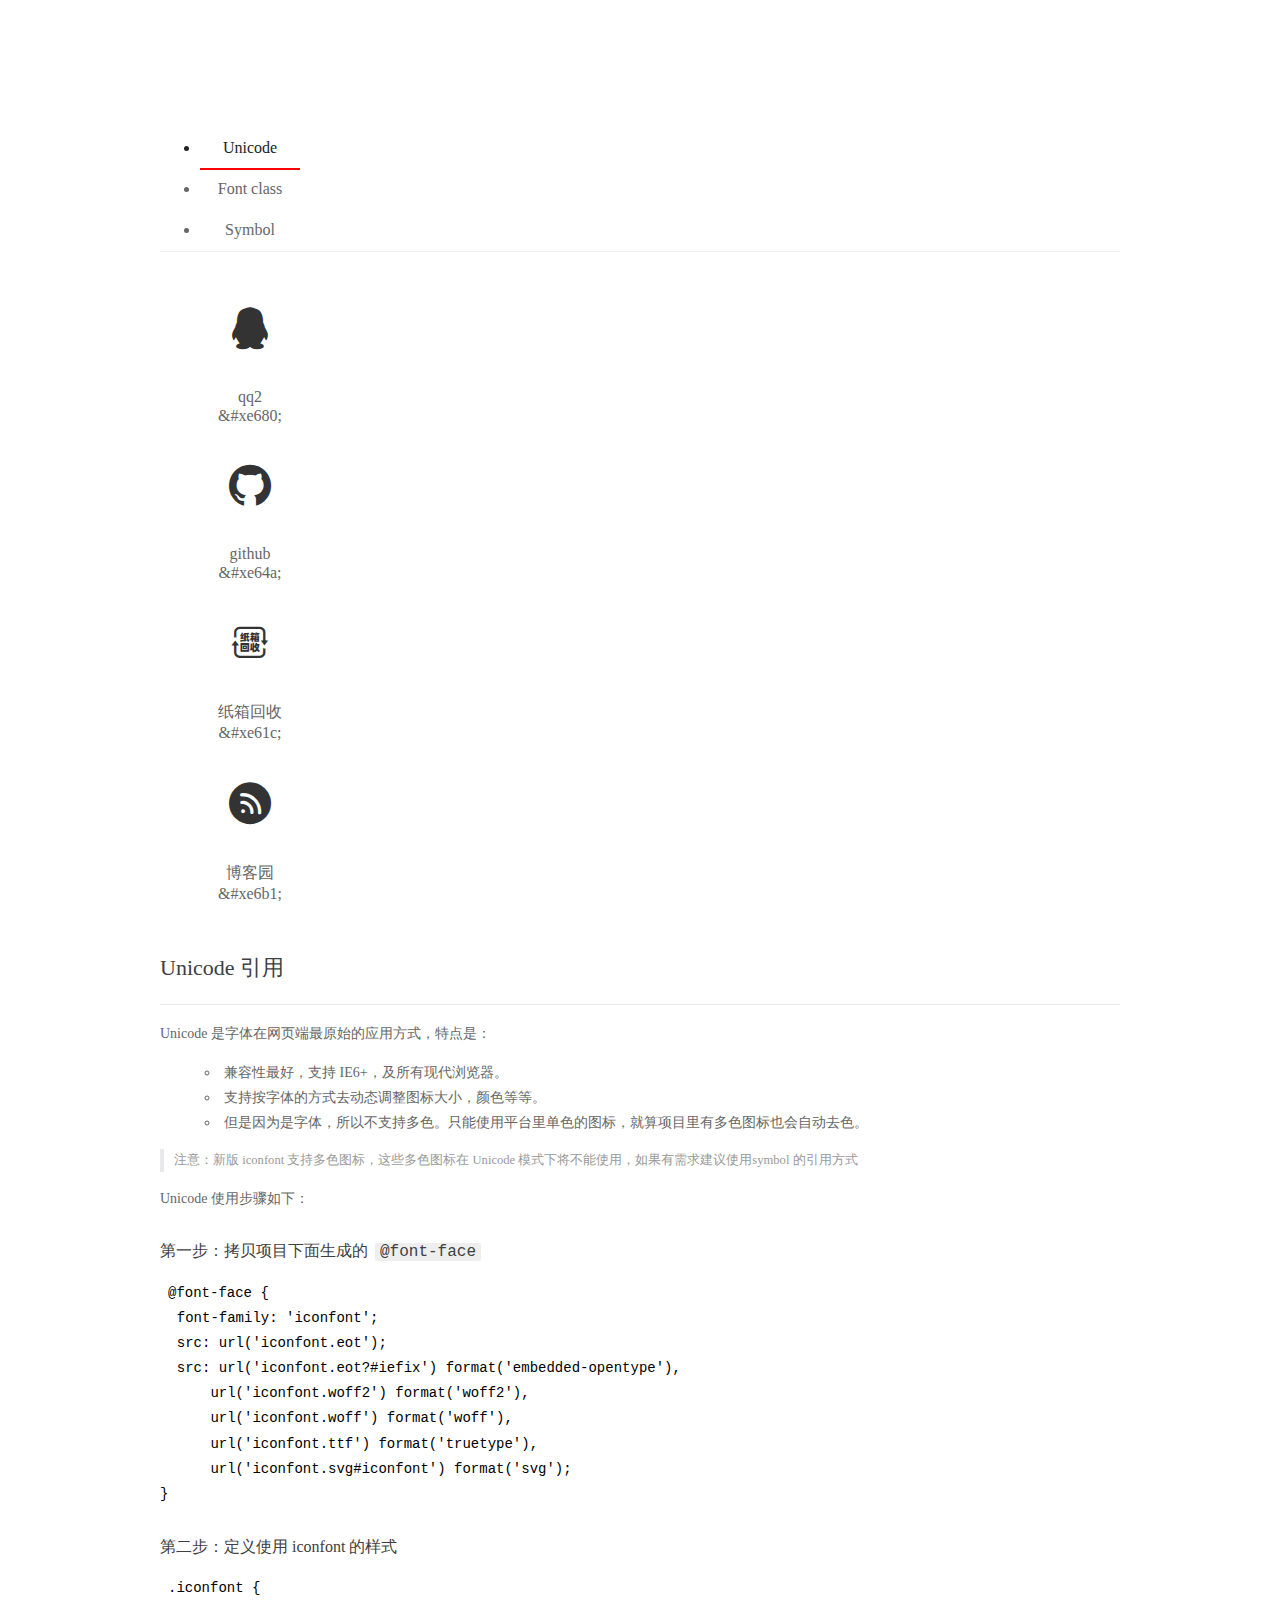
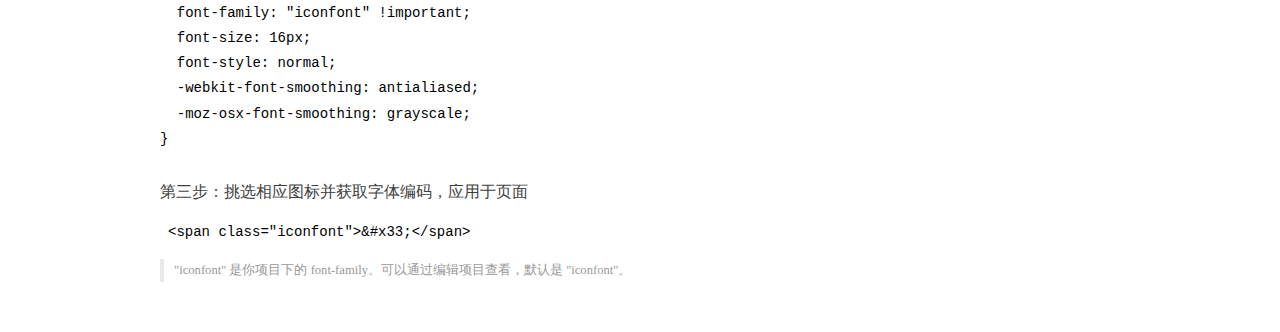
<file: font/demo_index.html>
<!DOCTYPE html>
<html>
<head>
  <meta charset="utf-8"/>
  <title>IconFont Demo</title>
  <link rel="shortcut icon" href="https://gtms04.alicdn.com/tps/i4/TB1_oz6GVXXXXaFXpXXJDFnIXXX-64-64.ico" type="image/x-icon"/>
  <link rel="stylesheet" href="https://g.alicdn.com/thx/cube/1.3.2/cube.min.css">
  <link rel="stylesheet" href="demo.css">
  <link rel="stylesheet" href="iconfont.css">
  <script src="iconfont.js"></script>
  <!-- jQuery -->
  <script src="https://a1.alicdn.com/oss/uploads/2018/12/26/7bfddb60-08e8-11e9-9b04-53e73bb6408b.js"></script>
  <!-- 代码高亮 -->
  <script src="https://a1.alicdn.com/oss/uploads/2018/12/26/a3f714d0-08e6-11e9-8a15-ebf944d7534c.js"></script>
</head>
<body>
  <div class="main">
    <h1 class="logo"><a href="https://www.iconfont.cn/" title="iconfont 首页" target="_blank">&#xe86b;</a></h1>
    <div class="nav-tabs">
      <ul id="tabs" class="dib-box">
        <li class="dib active"><span>Unicode</span></li>
        <li class="dib"><span>Font class</span></li>
        <li class="dib"><span>Symbol</span></li>
      </ul>
      
    </div>
    <div class="tab-container">
      <div class="content unicode" style="display: block;">
          <ul class="icon_lists dib-box">
          
            <li class="dib">
              <span class="icon iconfont">&#xe680;</span>
                <div class="name">qq2</div>
                <div class="code-name">&amp;#xe680;</div>
              </li>
          
            <li class="dib">
              <span class="icon iconfont">&#xe64a;</span>
                <div class="name">github</div>
                <div class="code-name">&amp;#xe64a;</div>
              </li>
          
            <li class="dib">
              <span class="icon iconfont">&#xe61c;</span>
                <div class="name">纸箱回收</div>
                <div class="code-name">&amp;#xe61c;</div>
              </li>
          
            <li class="dib">
              <span class="icon iconfont">&#xe6b1;</span>
                <div class="name">博客园</div>
                <div class="code-name">&amp;#xe6b1;</div>
              </li>
          
          </ul>
          <div class="article markdown">
          <h2 id="unicode-">Unicode 引用</h2>
          <hr>

          <p>Unicode 是字体在网页端最原始的应用方式，特点是：</p>
          <ul>
            <li>兼容性最好，支持 IE6+，及所有现代浏览器。</li>
            <li>支持按字体的方式去动态调整图标大小，颜色等等。</li>
            <li>但是因为是字体，所以不支持多色。只能使用平台里单色的图标，就算项目里有多色图标也会自动去色。</li>
          </ul>
          <blockquote>
            <p>注意：新版 iconfont 支持多色图标，这些多色图标在 Unicode 模式下将不能使用，如果有需求建议使用symbol 的引用方式</p>
          </blockquote>
          <p>Unicode 使用步骤如下：</p>
          <h3 id="-font-face">第一步：拷贝项目下面生成的 <code>@font-face</code></h3>
<pre><code class="language-css"
>@font-face {
  font-family: 'iconfont';
  src: url('iconfont.eot');
  src: url('iconfont.eot?#iefix') format('embedded-opentype'),
      url('iconfont.woff2') format('woff2'),
      url('iconfont.woff') format('woff'),
      url('iconfont.ttf') format('truetype'),
      url('iconfont.svg#iconfont') format('svg');
}
</code></pre>
          <h3 id="-iconfont-">第二步：定义使用 iconfont 的样式</h3>
<pre><code class="language-css"
>.iconfont {
  font-family: "iconfont" !important;
  font-size: 16px;
  font-style: normal;
  -webkit-font-smoothing: antialiased;
  -moz-osx-font-smoothing: grayscale;
}
</code></pre>
          <h3 id="-">第三步：挑选相应图标并获取字体编码，应用于页面</h3>
<pre>
<code class="language-html"
>&lt;span class="iconfont"&gt;&amp;#x33;&lt;/span&gt;
</code></pre>
          <blockquote>
            <p>"iconfont" 是你项目下的 font-family。可以通过编辑项目查看，默认是 "iconfont"。</p>
          </blockquote>
          </div>
      </div>
      <div class="content font-class">
        <ul class="icon_lists dib-box">
          
          <li class="dib">
            <span class="icon iconfont icon-qq"></span>
            <div class="name">
              qq2
            </div>
            <div class="code-name">.icon-qq
            </div>
          </li>
          
          <li class="dib">
            <span class="icon iconfont icon-git"></span>
            <div class="name">
              github
            </div>
            <div class="code-name">.icon-git
            </div>
          </li>
          
          <li class="dib">
            <span class="icon iconfont icon-zhixianghuishou"></span>
            <div class="name">
              纸箱回收
            </div>
            <div class="code-name">.icon-zhixianghuishou
            </div>
          </li>
          
          <li class="dib">
            <span class="icon iconfont icon-bokeyuan"></span>
            <div class="name">
              博客园
            </div>
            <div class="code-name">.icon-bokeyuan
            </div>
          </li>
          
        </ul>
        <div class="article markdown">
        <h2 id="font-class-">font-class 引用</h2>
        <hr>

        <p>font-class 是 Unicode 使用方式的一种变种，主要是解决 Unicode 书写不直观，语意不明确的问题。</p>
        <p>与 Unicode 使用方式相比，具有如下特点：</p>
        <ul>
          <li>兼容性良好，支持 IE8+，及所有现代浏览器。</li>
          <li>相比于 Unicode 语意明确，书写更直观。可以很容易分辨这个 icon 是什么。</li>
          <li>因为使用 class 来定义图标，所以当要替换图标时，只需要修改 class 里面的 Unicode 引用。</li>
          <li>不过因为本质上还是使用的字体，所以多色图标还是不支持的。</li>
        </ul>
        <p>使用步骤如下：</p>
        <h3 id="-fontclass-">第一步：引入项目下面生成的 fontclass 代码：</h3>
<pre><code class="language-html">&lt;link rel="stylesheet" href="./iconfont.css"&gt;
</code></pre>
        <h3 id="-">第二步：挑选相应图标并获取类名，应用于页面：</h3>
<pre><code class="language-html">&lt;span class="iconfont icon-xxx"&gt;&lt;/span&gt;
</code></pre>
        <blockquote>
          <p>"
            iconfont" 是你项目下的 font-family。可以通过编辑项目查看，默认是 "iconfont"。</p>
        </blockquote>
      </div>
      </div>
      <div class="content symbol">
          <ul class="icon_lists dib-box">
          
            <li class="dib">
                <svg class="icon svg-icon" aria-hidden="true">
                  <use xlink:href="#icon-qq"></use>
                </svg>
                <div class="name">qq2</div>
                <div class="code-name">#icon-qq</div>
            </li>
          
            <li class="dib">
                <svg class="icon svg-icon" aria-hidden="true">
                  <use xlink:href="#icon-git"></use>
                </svg>
                <div class="name">github</div>
                <div class="code-name">#icon-git</div>
            </li>
          
            <li class="dib">
                <svg class="icon svg-icon" aria-hidden="true">
                  <use xlink:href="#icon-zhixianghuishou"></use>
                </svg>
                <div class="name">纸箱回收</div>
                <div class="code-name">#icon-zhixianghuishou</div>
            </li>
          
            <li class="dib">
                <svg class="icon svg-icon" aria-hidden="true">
                  <use xlink:href="#icon-bokeyuan"></use>
                </svg>
                <div class="name">博客园</div>
                <div class="code-name">#icon-bokeyuan</div>
            </li>
          
          </ul>
          <div class="article markdown">
          <h2 id="symbol-">Symbol 引用</h2>
          <hr>

          <p>这是一种全新的使用方式，应该说这才是未来的主流，也是平台目前推荐的用法。相关介绍可以参考这篇<a href="">文章</a>
            这种用法其实是做了一个 SVG 的集合，与另外两种相比具有如下特点：</p>
          <ul>
            <li>支持多色图标了，不再受单色限制。</li>
            <li>通过一些技巧，支持像字体那样，通过 <code>font-size</code>, <code>color</code> 来调整样式。</li>
            <li>兼容性较差，支持 IE9+，及现代浏览器。</li>
            <li>浏览器渲染 SVG 的性能一般，还不如 png。</li>
          </ul>
          <p>使用步骤如下：</p>
          <h3 id="-symbol-">第一步：引入项目下面生成的 symbol 代码：</h3>
<pre><code class="language-html">&lt;script src="./iconfont.js"&gt;&lt;/script&gt;
</code></pre>
          <h3 id="-css-">第二步：加入通用 CSS 代码（引入一次就行）：</h3>
<pre><code class="language-html">&lt;style&gt;
.icon {
  width: 1em;
  height: 1em;
  vertical-align: -0.15em;
  fill: currentColor;
  overflow: hidden;
}
&lt;/style&gt;
</code></pre>
          <h3 id="-">第三步：挑选相应图标并获取类名，应用于页面：</h3>
<pre><code class="language-html">&lt;svg class="icon" aria-hidden="true"&gt;
  &lt;use xlink:href="#icon-xxx"&gt;&lt;/use&gt;
&lt;/svg&gt;
</code></pre>
          </div>
      </div>

    </div>
  </div>
  <script>
  $(document).ready(function () {
      $('.tab-container .content:first').show()

      $('#tabs li').click(function (e) {
        var tabContent = $('.tab-container .content')
        var index = $(this).index()

        if ($(this).hasClass('active')) {
          return
        } else {
          $('#tabs li').removeClass('active')
          $(this).addClass('active')

          tabContent.hide().eq(index).fadeIn()
        }
      })
    })
  </script>
</body>
</html>
</file>
<file: css/custom-menu.css>
/* - header-section - Start
==================================================================================================== */
.header-section {
	z-index: 1000;
	position: fixed;
	top: 0;
	box-shadow: 0 1px 6px 0px rgba(0, 0, 0, 0.14);
}
/* brand-logo
.................................................. */
.header-section .logo {
	width: 20%;
	padding-left: 15px;
}
.header-section a.brand-logo {
	padding: 0;
	margin: 0;
	margin-top: 23px;
	line-height: unset !important;
	font-size: unset !important;
}




/* main-nav
.................................................. */
.header-section .main-nav {
	height: 80px;
	background-color: #fff;
}
.header-section ul.main-menu {
	width: 70%;
	margin: 0 auto;
}
.header-section ul.main-menu>li {
	float: none;
	display: inline-block;
}
.header-section ul.main-menu>li>a {
  color: #525252;
  display: block;
  cursor: pointer;
  font-size: 14px;
  overflow: hidden;
  padding: 28px 30px;
  position: relative;
}
.header-section ul.main-menu>li>a:hover,
.header-section ul.main-menu>li.active>a {
  color: #000;
  font-weight: 700;
}
.header-section ul.main-menu>li.active {background-color: transparent;}
.header-section ul.main-menu>li>a>i {
  position: absolute;
  bottom: 7px;
  left: 50%;
  transform: translateX(-50%);
}

/* before - after
.................................................. */
.header-section ul.main-menu>li>a:before,
.header-section ul.main-menu>li>a:after {
  content: '';
  height: 1px;
  width: 40%;
  position: absolute;
  background-color: #000;
  transition: all .4s ease-in-out;
}
.header-section ul.main-menu>li>a:before {
  left: -100%;
  top: 25%;
}
.header-section ul.main-menu>li>a:after {
  right: -100%;
  bottom: 25%;
}
.header-section ul.main-menu>li.active>a:before {left: 0;}
.header-section ul.main-menu>li.active>a:after {right: 0;}

.header-section ul.main-menu>li>a:hover:before {left: 0;}
.header-section ul.main-menu>li>a:hover:after {right: 0;}


/* side nav style
.................................................. */
nav .button-collapse {
	margin: 0;
	left: 15px;
	z-index: 1;
	float: left;
	color: #000;
	width: 50px;
	height: 50px;
	font-size: 24px;
	margin-top: 16px;
	padding: 13px 0px;
	position: absolute;
	text-align: center;
	border-radius: 100%;
	background-color: #fff;
	box-shadow: 0 0 6px 2px rgba(0, 0, 0, 0.14);
}
.snavlogo {
	padding: 13px 20px;
	background-color: #fff;
}
.snavlogo img {
	width: 50%;
	height: auto;
}
.side-nav {
	z-index: 1001;
	background-color: #2962ff;
}
.side-nav > li a {
	color: #fff;
}
.side-nav li.active {
	background-color: rgba(0, 0, 0, 0.09);
}


/* dropdown
.................................................. */
.header-section ul.main-menu>li.dropdown {
	position: relative;
}
.header-section ul.main-menu>li.dropdown > ul.dropdown-container {
	position: absolute;
	top: 100%;
	left: -47%;
	width: 200px;
	height: auto;
	padding: 10px 0px;
	background-color: #fff;
	border-top: 2px solid #000;
	transform-origin: center top 0;
	box-shadow: 0 0 2px 2px rgba(222, 222, 222, 0.5);
	transform: scaleY(0);
	transition: all .4s ease-in-out;
}
.header-section ul.main-menu>li.dropdown:hover ul.dropdown-container {
	transform: scaleY(1);
}
.header-section ul.main-menu>li.dropdown > ul.dropdown-container li {
	width: 100%;
	display: block;
	text-align: left;
	padding: 0;
	margin: 0;
}
.header-section ul.main-menu>li.dropdown > ul.dropdown-container>li>a {
	margin: 0;
  color: #000;
  line-height: 20px;
  padding: 10px 15px;
}
.header-section ul.main-menu>li.dropdown > ul.dropdown-container>li>a:hover {
	color: #fff;
	background-color: #000;
}





/* main-searchbox
.................................................. */
.header-section a.search-trigger {
	top: 0;
	right: 15px;
	color: #000;
	width: 50px;
	height: 50px;
	margin-top: 16px;
	padding: 13px 0px;
	position: absolute;
	text-align: center;
	border-radius: 100%;
	background-color: #fff;
	box-shadow: 0 0 6px 2px rgba(0, 0, 0, 0.14);
}
.overlay {
	height: 0%;
	width: 100%;
	position: fixed;
	z-index: 1;
	top: 0;
	left: 0;
	overflow-y: hidden;
	transition: 0.5s;
	background-color: rgba(0,0,0, 0.9);
}

.overlay-content {
	position: relative;
	top: 25%;
	width: 100%;
	text-align: center;
	margin-top: 30px;
}

.overlay .closebtn {
	position: absolute;
	top: 20px;
	right: 45px;
	font-size: 60px;
}
.overlay-content input[type=text] {
	width: 60%;
	color: #000;
	padding: 15px;
	margin: 0 auto;
	font-size: 16px;
	border-radius: 3px;
	box-sizing: border-box;
	background-color: rgba(255,255,255,0.5);
}
.overlay-content form>input[type=text]:focus {
	border: none;
	background-color: #fff;
	box-shadow: 0 0 6px 2px rgba(255,255,255,0.5);
}
.overlay-content form>button {
	width: 150px;
	height: 45px;
    color: #fff;
    border: none;
	margin: 0 auto;
    font-size: 16px;
	margin-top: 30px;
    border-radius: 3px;
    background-color: #2962ff;
}

@media screen and (max-height: 450px) {
	.overlay {overflow-y: auto;}
	.overlay .closebtn {
		font-size: 40px;
		top: 15px;
		right: 35px;
	}
}
/* - header-section - End
==================================================================================================== */
</file>
<file: css/style.css>
/*  - 1 Fonts Load - Start
==================================================================================================== */
@import url('https://fonts.googleapis.com/css?family=Lato:400,700|Poppins:400,700');
/*  - 1 Fonts Load - End
==================================================================================================== */




/*  - 2 Global Area - Start
==================================================================================================== */
* { box-sizing: border-box; }
body {
  margin: 0;
  padding: 0;
  color: #5e5e5e;
  font-size: 14px;
  line-height: 24px;
  overflow-x: hidden;
  background-color: #f1f1f1;
  font-family: 'Lato', sans-serif;
}
a {
 text-decoration: none;
 display: inline-block;
}
.form-control:focus,
button:visited,
button.active,
button:hover,
button:focus,
input:visited,
input.active,
input:hover,
input:focus,
a:hover,
a:focus,
a:visited,
a.active{
  outline: none;
  box-shadow: none;
  text-decoration: none;
}
.form-control {box-shadow: none;}
ul {
 margin: 0;
 padding: 0;
 list-style: none;
}
li {
  margin: 0;
  padding: 0;
  float: left;
}
i {
  display: inline-block !important;
  line-height: unset !important;
  height: unset !important;
  width: unset !important;
}

h1,h2,h3,h4,h5,h6 {
  margin: 0;
  padding: 0;
  font-family: 'Poppins', sans-serif;
  color: #000;
}
p {
  margin: 0;
  padding: 0;
}
img {
  width: 100%;
  height: auto;
}

.tlinks{text-indent:-9999px;height:0;line-height:0;font-size:0;overflow:hidden;}
/* - Padding Margin Setting - Start 
================================================== */
.p-0 { padding: 0px !important; }
.p-15 { padding: 15px; }
.pt-0 { padding-top: 0px; }
.pb-0 { padding-bottom: 0px; }
.pr-0 { padding-right: 0px; }
.pl-0 { padding-left: 0px; }

.m-0 { margin: 0px !important; }

.mb-50 { margin-bottom: 50px; }
.mb-30 { margin-bottom: 30px; }
.mb-10 { margin-bottom: 10px; }

.mr-0 { margin-right: 0px; }
.ml-0 { margin-left: 0px; }
/* - Padding Margin Setting - End
================================================== */

/*  - Link Button start
================================================== */
button.custom-btn,
a.custom-btn {
 color: #fff;
 border: none;
 font-weight: 700;
 border-radius: 3px;
 padding: 10px 15px;
 background-color: #2962ff;
}
.tag,
p.hero {
  text-align: left;
  font-weight: 700;
}
.l-blue {
  color: #2962ff !important;
}
.body-color {
  color: #5e5e5e !important;
}
.cmn-bgcolor {
  background-color: #2962ff !important;
}
/* ---------- poat-title ---------- */
a.sm-name {
  width: 100%;
  color: #000;
  display: table;
  font-size: 14px;
  font-weight: 700;
  line-height: 16px;
}
/*  - Link Button End
================================================== */

/* post-mate Start
================================================== */
ul.post-mate {}
ul.post-mate li {
  margin-left: 10px;
}
ul.post-mate li a {
  color: #5e5e5e !important;
}
ul.post-mate li a:hover {
  color: #2962ff !important;
}



ul.post-mate-time {}
ul.post-mate-time li {
  margin-right: 15px;
}
/* post-mate End
================================================== */


/*  - Section-title Start
================================================== */
/* right sidebar title
.................................................. */
.sidebar-title {
  width: 100%;
  padding: 15px;
  display: table;
  border-bottom: 1px solid #e5e5e5;
}
.sidebar-title h2 {
  font-size: 18px;
  font-weight: 700;
}
/*  - Section-title End
================================================== */


/*  - all-Transition 
================================================== */
button,
a {
 -webkit-transition: all .4s ease-in-out;
 -moz-transition: all .4s ease-in-out;
 -ms-transition: all .4s ease-in-out;
 -o-transition: all .4s ease-in-out;
 transition: all .4s ease-in-out;
}



.effect {
  width: 100%;
  height: 100%;
  display: block;
  position: absolute;
  top: 0;
  left: 0;
  opacity: 0.5;
  background-color: #fff;
  -webkit-transform: skew(-45deg) scaleX(0);
  transform: skew(-45deg) scaleX(0);
  -webkit-transition: all 0.3s ease-in-out;
  transition: all 0.3s ease-in-out;
}



.w100dt {
  width: 100%;
  display: table;
}

/* - 2. Global Area End
==================================================================================================== */




/* back to top - Start
==================================================================================================== */
.backToTop {
  width: 35px;
  right: 60px;
  bottom: 60px;
  height: auto;
  display: none;
  z-index: 999;
  position: fixed;
  overflow: hidden;
  text-align: center;
  border-radius: 3px;
  background-color: #fff;
  border: 1px solid #2962ff;
  box-shadow: 0 0 6px 2px rgba(0, 0, 0, 0.14);
}

.backToTop a.scroll {
  color: #2962ff;
  font-size: 18px;
}
.backToTop a.scroll > span {
  width: 100%;
  display: block;
  padding: 5px 8px;
}
.backToTop a.scroll > span.go-up {
  color: #fff;
  font-size: 24px;
  padding: 13px 5px;
  background-color: #2962ff;
}
/* - back to top - End
==================================================================================================== */









/*  - 3 - Index (Home page) - Start
==================================================================================================== */


/* - 3.1 - blog-slider-section - Start
================================================== */
.blog-slider-section {
  margin-top: 130px;
}

.blog-slider-section .slider,
.cateogry-section .slider {
  overflow: hidden;
  border-radius: 3px;
  background-color: #fff;
  height: 400px !important;
  box-shadow: 0 0 2px 1px rgba(0, 0, 0, 0.14);
}

/* caption
.................................................. */
.blog-slider-section .slider .caption,
.cateogry-section .slider .caption {
  padding: 30px;
  background-color: rgba(255,255,255,0.8);
}
.slider .slides li .caption {
  top: 15%;
  left: 20%;
  width: 60%;
  opacity: 0;
  color: #fff;
  position: absolute;
}
.blog-slider-section .slider .caption h1.card-title,
.cateogry-section .slider .caption h1.card-title {
  font-size: 18px;
  font-weight: 700;
}
.blog-slider-section .slider .slides li .caption p,
.cateogry-section .slider .slides li .caption p {
  color: #5e5e5e;
  margin: 0 auto;
  max-width: 450px;
  margin-bottom: 60px;
}
.blog-slider-section .slider .slides li .caption .custom-btn,
.cateogry-section .slider .slides li .caption .custom-btn {
  left: 50%;
  bottom: 30px;
  position: absolute;
  transform: translateX(-50%);
}
.blog-slider-section .slider .caption p,
.blog-slider-section .slider .caption a.tag,
.blog-slider-section .slider .caption h1.card-title,
.cateogry-section .slider .caption p,
.cateogry-section .slider .caption a.tag,
.cateogry-section .slider .caption h1.card-title {
  text-align: center;
}

.slider .caption a.tag {
  font-size: 18px;
}

/* indicators
.................................................. */
.blog-slider-section .slider .indicators,
.cateogry-section .slider .indicators {
  left: 0;
  right: 0;
  bottom: 0;
  margin: 0;
  z-index: 2;
  position: absolute;
  text-align: center;
}
.blog-slider-section .slider .indicators .indicator-item.active,
.cateogry-section .slider .indicators .indicator-item.active {
  background-color: #2962ff;
}
.blog-slider-section .slider .indicators .indicator-item,
.cateogry-section .slider .indicators .indicator-item {
  float: none;
  width: 10px;
  margin: 3px;
  height: 10px;
  cursor: pointer;
  position: relative;
  background-color: #f1f1f1;
  transition: all .3s ease-in-out;
}
/* - 3.1 - blog-slider-section - End
================================================== */


/* - 3.2 - daily-lifestyle-section - Start
================================================== */
.daily-lifestyle-section .card {
  margin: 5px;
  overflow: hidden;
  border-radius: 3px;
  box-shadow: 0 0 2px 1px rgba(0, 0, 0, 0.14);
}
.card-stacked {
  padding: 10px 15px;
}
.daily-lifestyle-section .card .card-image {
  width: 40%;
  float: left;
  overflow: hidden;
  position: relative;
}
.effect {
  width: 100%;
  height: 100%;
  display: block;
  position: absolute;
  top: 0;
  left: 0;
  opacity: 0.5;
  background-color: #fff;
  -webkit-transform: skew(-45deg) scaleX(0);
  transform: skew(-45deg) scaleX(0);
  -webkit-transition: all 0.3s ease-in-out;
  transition: all 0.3s ease-in-out;
}
.daily-lifestyle-section .card:hover .card-image > .effect {
  -webkit-transform: skew(-45deg) scaleX(1.3);
  transform: skew(-45deg) scaleX(1.3);
  transition: all 400ms cubic-bezier(0.175,0.885,0.32,1.275);
}

.daily-lifestyle-section .card:hover .card-content a.sm-name {
  text-decoration: underline;
}
.daily-lifestyle-section .card-stacked .card-content,
.daily-lifestyle-section .card-stacked .card-action {
  padding: 0;
}
.daily-lifestyle-section .card-stacked .card-action {
  border: none;
  padding-top: 10px;
}


/* commentm model
.................................................. */
.daily-lifestyle-section .modal-content .cmnt-img {
  width: 87px;
  height: 87px;
  overflow: hidden;
  text-align: center;
  border-radius: 100%;
}
.daily-lifestyle-section .modal-content .sm-name {
  margin-bottom: 5px;
}

/* ---------- owl-dots ---------- */
.daily-lifestyle-section .owl-dots {
  display: none;
}
.daily-lifestyle-section .owl-theme .owl-nav {
  margin-top: 0;
  position: absolute;
  top: 0;
  left: 0;
  right: 0;
  bottom: 0;
  z-index: -1;
}

.daily-lifestyle-section .owl-theme .owl-nav [class*=owl-] {
  margin: 0;
  padding: 0;
  width: 30px;
  height: 30px;
  font-size: 14px;
  cursor: pointer;
  display: inline-block;
  border-radius: 100%;
  position: absolute;
  top: 50%;
  transform: translateY(-50%);
  box-shadow: 0 0 2px 1px rgba(0, 0, 0, 0.14);
}
.daily-lifestyle-section .owl-theme .owl-nav [class*=owl-]:hover:before {
  color: #fff;
  background: #2962ff;
}
.daily-lifestyle-section .owl-prev {
  left: -4%;
}
.daily-lifestyle-section .owl-next {
  right: -4%;
}
.daily-lifestyle-section .owl-prev:before,
.daily-lifestyle-section .owl-next:before {
  font-family: 'IcoFont';
  position: absolute;
  top: 0;
  right: 0;
  bottom: 0;
  left: 0;
  color: #000;
  background-color: #fff;
  border-radius: 100%;
  line-height: 32px;
}
.daily-lifestyle-section .owl-prev:before {
  content: "\eb76";
}
.daily-lifestyle-section .owl-next:before {
  content: "\eb79";
}
/* - 3.2 - daily-lifestyle-section - End
================================================== */



/* - 3.3 - blog-section - Start
================================================== */
.blogs {
  overflow: hidden;
  border-radius: 3px;
  box-shadow: 0 0 2px 1px rgba(0, 0, 0, 0.14);
}
.card .card-title {
  font-weight: 700;
  color: #000;
}
.blogs:hover a.card-title {
  color: #2962ff !important;
}
/* - 3.3 - blog-section - End
================================================== */


/* pagination - Start
.................................................. */
ul.pagination,
ul.pagination li {
  float: none;
  text-align: center;
}
ul.pagination li {
  width: 35px;
  margin: 5px;
  height: 35px;
  overflow: hidden;
  border-radius: 100%;
  background-color: #fff;
  box-shadow: 0 0 2px 1px rgba(0, 0, 0, 0.14);
}
ul.pagination li a {
  padding: 0;
  color: #000;
  width: 100%;
  height: 100%;
  display: block;
  line-height: 35px;
}
ul.pagination li a > i {
  font-size: 16px;
}
ul.pagination li.active a,
ul.pagination li:hover a {
  color: #fff;
  background-color: #2962ff;
}

/* pagination - End
.................................................. */


/* - 3.4 - instagram-section - Start
================================================== */
.instagram-section {
  height: 225px;
  position: relative;
  background-size: cover;
  background-repeat: no-repeat;
  background-position: center center;
  background-image: url(../img/banner/footer.jpg);
  background-position-y: -405px;
}
.instagram-section .instagram-link {
  top: 50%;
  left: 50%;
  width: 258px;
  height: 115px;
  padding: 10px;
  position: absolute;
  text-align: center;
  transform: translate(-50%,-50%);
  background-color: rgba(255,255,255,0.7);
  z-index: 1;
}
.instagram-section .instagram-link a {
  width: 100%;
  height: 100%;
  color: #2962ff;
  font-weight: 700;
  padding: 25px 0px;
  background-color: #fff;
}
.instagram-section .instagram-link a>span {
  color: #525252;
}
/* - 3.4 - instagram-section - End
================================================== */

/*  - 3 - Index (Home page) - End
==================================================================================================== */





/*  - 4 - single-blog-section - Start
==================================================================================================== */
/* ag-list
.................................................. */
.single-blog-section ul.tag-list li {
  margin-right: 8px;
}
.single-blog-section ul.tag-list li a {
  color: #000;
  padding: 5px 10px;
}

.single-blog-section ul.tag-list li a,
.single-blog-section ul.share-links li a {
  border-radius: 3px;
  background-color: #fff;
  box-shadow: 0 0 2px 1px rgba(0, 0, 0, 0.14);
}
.single-blog-section ul.tag-list li a:hover,
.single-blog-section ul.share-links li a:hover {
  color: #fff;
  background-color: #2962ff;
}

/* share-links
.................................................. */
.single-blog-section ul.share-links li {
  width: 30px;
  height: 30px;
  margin-left: 8px;
  text-align: center;
}
.single-blog-section ul.share-links li a {
  color: #000;
  width: 100%;
  height: 100%;
  display: block;
  line-height: 30px;
}

/* sb-prv-post sb-nxt-post
.................................................. */
.sb-prv-post,
.sb-nxt-post {
  width: 100%;
  padding: 5px;
  height: 96px;
  display: table;
  overflow: hidden;
  border-radius: 3px;
  background-color: #fff;
  box-shadow: 0 0 2px 1px rgba(0, 0, 0, 0.14);
}
.sb-prv-post:hover .pn-text a.title-name,
.sb-nxt-post:hover .pn-text a.title-name {
  color: #2962ff;
}
.pn-img {
  width: 30%;
  overflow: hidden;
  border-radius: 3px;
}
.pn-img img {
  width: 100%;
  height: 100%;
  display: block;
}
.pn-text {
  height: 100%;
  padding: 5px 10px;
  display: table;
}
.prv-nxt-post .pn-text a.title-name {
  color: #000;
  font-size: 16px;
  font-weight: 700;
  line-height: 20px;
}


/* peoples-comments
.................................................. */
.peoples-comments {
  overflow: hidden;
  border-radius: 3px;
  background-color: #fff;
  box-shadow: 0 0 2px 1px rgba(0, 0, 0, 0.14);
}
.peoples-comments .comment-area {
  padding: 25px;
}
.peoples-comments .comment .ppic {
  width: 100px;
  height: 100px;
  overflow: hidden;
  border-radius: 100%;
}
.peoples-comments .comment .pname {
  padding: 0px 15px;
  display: table;
}
.peoples-comments .comment ul.post-mate-time li a {
  color: #5e5e5e;
}
.peoples-comments .comment ul.post-mate-time li a:hover {
  color: #2962ff;
}

/* cmnt-reply
.................................................. */
.peoples-comments .cmnt-reply {
  padding: 20px 0px 20px 100px;
}
.peoples-comments .cmnt-reply .ppic {
  width: 80px;
  height: 80px;
  overflow: hidden;
  border-radius: 100%;
}
.peoples-comments .cmnt-reply .pname {
  padding: 0px 15px;
  display: table;
}


/* leave-comment
.................................................. */
.leave-comment {
  border-radius: 3px;
  background-color: #fff;
  box-shadow: 0 0 2px 1px rgba(0, 0, 0, 0.14);
}
.comment-area {
  padding: 25px;
}

.leave-comment .validate,
.leave-comment .materialize-textarea {
  border: none;
  padding: 10px;
  box-shadow: none;
  border-radius: 3px;
  background-color: #e5e5e5;
}
.leave-comment .materialize-textarea {
  min-height: 150px;
}

.leave-comment .form-item {
  position: relative;
  margin-bottom: 25px;
}
.leave-comment .form-item label {
  top: 10px;
  left: 15px;
  position: absolute;
  transition: all 0.3s;
}

.leave-comment input[type=text]:focus:not([readonly]) + label,
.leave-comment input[type=email]:focus:not([readonly]) + label,
.leave-comment textarea.materialize-textarea:focus:not([readonly]) + label {
  left: 0px;
  top: -18px;
  color: #2962ff;
}

.leave-comment input[type=text]:focus:not([readonly]),
.leave-comment input[type=email]:focus:not([readonly]),
.leave-comment textarea.materialize-textarea:focus:not([readonly]) {
  border-bottom: 1px solid #2962ff;
  box-shadow: 0 1px 0 0 #2962ff;
}
/*  - 4 - single-blog-section - End
==================================================================================================== */





/*  - 5 - cateogry-section - Start
==================================================================================================== */
.cateogry-section {}

.cateogry-section .card-title {
  line-height: 30px;
}
/*  - 5 - cateogry-section - End
==================================================================================================== */





/*  - 6 - contact-section - Start
==================================================================================================== */
#google-map {
  height: 400px;
  position: relative;
  box-shadow: 0 0 2px 2px rgba(222, 222, 222, 0.5);
}


/* contact-section
.................................................. */
.contact-section {
  width: 100%;
  display: table;
}

/* contact-me
.............................. */
.contact-section .contact-me {
  padding: 30px;
  border-radius: 3px;
  background-color: #fff;
  box-shadow: 0 0 2px 2px rgba(222, 222, 222, 0.5);
}

/* contact-things
.............................. */
.contact-section .contact-things {
  width: 240px;
  height: auto;
  display: table;
  margin-bottom: 20px;
}
.contact-section .contact-things:last-child {margin-bottom: 0px;}
.contact-section .contact-things .c-icon {
  width: 50px;
  height: 50px;
  float: left;
  text-align: center;
  margin-right: 15px;
  border-radius: 100%;
  background-color: #fff;
  box-shadow: 0 0 2px 2px rgba(222, 222, 222, 0.5);
}
.contact-section .contact-things .c-icon > i {
  color: #2962ff;
  font-size: 24px;
  line-height: 50px !important;
}
.contact-section .contact-things .c-text {
  display: table;
  padding: 10px 0px;
}

/* contact-form
.................................................. */
.contact-section .contact-form {
  width: 100%;
  display: table;
}
.contact-form .contact-input {
  position: relative;
}
.contact-form .validate,
.contact-form .materialize-textarea {
  border: none;
  padding: 10px;
  box-shadow: none;
  border-radius: 3px;
  margin-bottom: 25px;
  background-color: #e5e5e5;
}

.contact-form .contact-input label {
  top: 10px;
  left: 15px;
  position: absolute;
  transition: all 0.3s;
}
.contact-form .materialize-textarea {
  min-height: 140px;
}

.contact-form input[type=text]:focus:not([readonly]),
.contact-form input[type=email]:focus:not([readonly]),
.contact-form textarea.materialize-textarea:focus:not([readonly]) {
  border-bottom: 1px solid #2962ff;
  box-shadow: 0 1px 0 0 #2962ff;
}
.contact-form input[type=text]:focus:not([readonly]) + label,
.contact-form input[type=email]:focus:not([readonly]) + label,
.contact-form textarea.materialize-textarea:focus:not([readonly]) + label {
  left: 0px;
  top: -18px;
  color: #2962ff;
}


/* .......... button .......... */
.contact-section .contact-form button {
  color: #fff;
  border: none;
  padding: 10px 15px;
  border-radius: 3px;
  background-color: #2962ff;
}


/* ul.social-link
.................................................. */
.contact-section ul.social-link {
  width: 100%;
  display: table;
}
.contact-section ul.social-link li {margin-bottom: 20px;}
.contact-section ul.social-link li:last-child {margin-bottom: 0px;}
.contact-section ul.social-link li,
.contact-section ul.social-link li a {
  width: 100%;
  display: table;
  border-radius: 3px;
}
.contact-section ul.social-link li a {
  padding: 28px;
  font-size: 18px;
  background-color: #fff;
  box-shadow: 0 0 2px 2px rgba(222, 222, 222, 0.5);
}
.contact-section ul.social-link li a span {display: inline-block;}
.contact-section ul.social-link li a>.s-icon {margin-right: 40px;}
.contact-section ul.social-link li a>.s-name {color: #5e5e5e;}
.contact-section ul.social-link li a>.s-likes {color: #d5d5d5;}
/* .......... social icon colors .......... */
.contact-section ul.social-link li a .icofont-social-facebook { color: #3b5998; }
.contact-section ul.social-link li a .icofont-social-twitter { color: #55acee; }
.contact-section ul.social-link li a .icofont-social-google-plus { color: #dd4b39; }
.contact-section ul.social-link li a .icofont-social-instagram { color: #363b5b; }
.contact-section ul.social-link li a .icofont-social-dribbble { color: #ff0084; }

.contact-section ul.social-link li a.facebook:hover {background-color: #3b5998;}
.contact-section ul.social-link li a.twitter:hover {background-color: #55acee;}
.contact-section ul.social-link li a.google-plus:hover {background-color: #dd4b39;}
.contact-section ul.social-link li a.instagram:hover {background-color: #363b5b;}
.contact-section ul.social-link li a.dribbble:hover {background-color: #ff0084;}
.contact-section ul.social-link li a:hover i { color: #fff; }
.contact-section ul.social-link li a:hover .s-name { color: #fff; }
/*  - 6 - contact-section - End
==================================================================================================== */





/*  - 7 - right Sidebar - Start
==================================================================================================== */
/* - 7.1 - sidebar-testimonial - Start
================================================== */
.top-post,
.featured-posts,
.sidebar-followme,
.sidebar-subscribe,
.sidebar-testimonial {
  border-radius: 3px;
  background-color: #fff;
  box-shadow: 0 0 2px 1px rgba(0, 0, 0, 0.14);
}
.sidebar-testimonial .carousel .indicators .indicator-item {
  float: none;
  width: 8px;
  height: 8px;
  margin: 10px 5px;
  background-color: #e5e5e5;
}
.sidebar-testimonial .carousel .indicators .indicator-item.active {
  background-color: #2962ff;
}
.sidebar-testimonial .carousel-item {
  width: 100%;
  height: 100%;
  min-height: 400px;
  position: absolute;
  top: 0;
  left: 0;
  padding: 30px;
}
.sidebar-testimonial .carousel-item .item-img {
  width: 120px;
  height: 120px;
  margin: 0 auto;
  margin-bottom: 20px;
  border-radius: 100%;
  background: url(../img/my/w.png);
  background-color: #e5e5e5;
}
.sidebar-testimonial .carousel-item .item-img > span {
  font-size: 42px;
  font-weight: 700;
  line-height: 120px;
}
.sidebar-testimonial .carousel-item > h2 {
  font-size: 24px;
  font-weight: 700;
}
.sidebar-testimonial .carousel-item > small {
  font-size: 18px;
}
.sidebar-testimonial .carousel-item p {
  margin-top: 10px;
}
/* - 7.1 - sidebar-testimonial - End
================================================== */


/* - 7.2 - ul.followme-links - Start
================================================== */
.sidebar-followme ul.followme-links,
.sidebar-posts,
.sidebar-subscribe .subscribe {
  padding: 25px;
}
.sidebar-followme ul.followme-links li {
  height: 105px;
  width: 33.333%;
  overflow: hidden;
  text-align: center;
  position: relative;
  background-color: #fff;
}
.sidebar-followme ul.followme-links li a {
  width: 100%;
  height: 100%;
  display: block;
  text-align: center;
  transition: .4s all ease-in-out;
}
.sidebar-followme ul.followme-links li a i {
  font-size: 30px;
  margin-top: 25px;
}
.sidebar-followme ul.followme-links li a small.Followers {
  left: 0;
  right: 0;
  bottom: 0;
  padding: 5px 0px;
  position: absolute;
  background-color: rgba(0,0,0,0.3);
}
.sidebar-followme ul.followme-links li a.facebook {
  color: #fff;
  background-color: #3668b1;
}
.sidebar-followme ul.followme-links li a.twitter {
  color: #fff;
  background-color: #2196f3;
}
.sidebar-followme ul.followme-links li a.google-plus {
  color: #fff;
  background-color: #f44336;
}
.sidebar-followme ul.followme-links li a.linkedin {
  color: #fff;
  background-color: #0288d1;
}
.sidebar-followme ul.followme-links li a.pinterest {
  color: #fff;
  background-color: #cd1d1f;
}
.sidebar-followme ul.followme-links li a.instagram {
  color: #fff;
  background-color: #607d8b;
}
/* - 7.2 - ul.followme-links - End
================================================== */


/* - 7.3 - featured-posts - Start
================================================== */
.sidebar-posts .card {
  margin-bottom: 50px;
}
.sidebar-posts .card:last-child {
  margin-bottom: 0px;
}
.sidebar-posts .card:hover a.card-title {
  text-decoration: underline;
}
.sidebar-posts .card-image {
  border-radius: 5px;
  overflow: hidden;
}
.sidebar-posts .card:hover .card-image > .effect {
  -webkit-transform: skew(-45deg) scaleX(1.2);
  transform: skew(-45deg) scaleX(1.2);
  transition: all 400ms cubic-bezier(0.175,0.885,0.32,1.275);
}
.sidebar-posts .card-content {
  padding: 0px;
}
.sidebar-posts .card .card-title {
  font-size: 16px;
  font-weight: 700;
}
/* - 7.3 - featured-posts - End
================================================== */


/* - 7.3 - top-post - Start
================================================== */
.top-post ul.top-post-tab {
  border-bottom: 1px solid #e5e5e5;
}
.top-post ul.top-post-tab li {}
.top-post ul.top-post-tab li.tab a {
  color: #000;
  font-weight: 700;
}
.tabs .indicator {
  bottom: 0;
  height: 2px;
  position: absolute;
  background-color: #2962ff;
  will-change: left, right;
}
.top-post ul.top-post-tab li.tab a:hover {color: #2962ff;}
.top-post ul.top-post-tab li.tab a.active {
  color: #2962ff;
}


.top-post .most-view,
.top-post .recent-post,
.top-post .Comments-post {
  height: auto;
  overflow-y: scroll;
}


/* card
.................................................. */
.top-post .hot-post {
  position: relative;
}
.top-post .hot-post .hot-post-image {
  width: 40%;
  float: left;
  overflow: hidden;
  position: relative;
  border-radius: 5px;
}
.top-post .hot-post .hot-post-image img {
  width: 100%;
  height: 100%;
  display: block;
}

.top-post .hot-post .hot-post-stacked {
  display: table;
  padding: 9px;
}
.top-post .hot-post:hover a.sm-name {
  text-decoration: underline;
}
.top-post .hot-post:hover .hot-post-image > .effect {
  transform: skew(-45deg) scaleX(1.2);
  -webkit-transform: skew(-45deg) scaleX(1.2);
  transition: all 400ms cubic-bezier(0.175,0.885,0.32,1.275);
}

/* Comments-post
.................................................. */
.top-post .Comments-post {
  padding: 25px;
}
.top-post .Comments-post .card-panel {
  padding: 15px;
  margin: 15px 0;
  border-radius: 3px;
  background-color: #fff;
  box-shadow: 0 0 2px 1px rgba(0, 0, 0, 0.14);
}
/* - 7.3 - top-post - End
================================================== */


/* - 7.4 - sidebar-subscribe - Start
================================================== */
.sidebar-subscribe {
}
.sidebar-subscribe .validate {
  padding: 5px 10px;
  background-color: #e5e5e5;
  border-radius: 3px;
}
.sidebar-subscribe .input-field label {
  left: 10px;
  top: 0.8rem;
  color: #9e9e9e;
  position: absolute;
}
.sidebar-subscribe input[type=email]:focus:not([readonly]) {
  box-shadow: 0 1px 0 0 #2962ff;
  border-bottom: 1px solid #2962ff;
}
.sidebar-subscribe input[type=email]:focus:not([readonly]) + label {
  color: #2962ff;
}

.sidebar-subscribe form>a {
  color: #fff;
  padding: 10px 30px;
  border-radius: 3px;
  background-color: #2962ff;
}
/* - 7.4 - sidebar-subscribe - End
================================================== */
/*  - 7 - right Sidebar - End
==================================================================================================== */





/*  - 8 - error-section - Start
==================================================================================================== */
.error-contant {
  padding: 100px 200px;
  border-radius: 3px;
  background-color: #fff;
  box-shadow: 0 0 2px 1px rgba(0, 0, 0, 0.14);
}
.error-contant h2.error-head-title {
  font-size: 200px;
  font-weight: 700;
  background-repeat: no-repeat;
  -webkit-background-clip: text;
  background-position: center center;
  -webkit-text-fill-color: transparent;
  background-image: url(../img/selfie.jpg);
}
.error-contant p {
  font-size: 30px;
  font-weight: 700;
  line-height: 36px;
}
.error-contant p>a {
  color: #2962ff;
}
/*  - 8 - error-section - End
==================================================================================================== */




/*  - 9 - breadcrumb-section - Start
==================================================================================================== */
.breadcrumb-section {
  margin-top: 130px;
}

.breadcrumb-nav {
  padding: 20px;
  border-radius: 3px;
  background-color: #fff;
  box-shadow: 0 0 2px 1px rgba(0, 0, 0, 0.14);
}
.breadcrumb-nav a.breadcrumb {
  color: #5e5e5e;
  font-size: 14px;
  font-weight: 400;
  text-transform: uppercase;
}
.breadcrumb-nav a.active {
  color: #000;
  font-weight: 700;
}
.breadcrumb:before {
  content: '/';
  color: #5e5e5e;
  font-size: 14px;
  font-weight: 700;
  font-style: normal;
  vertical-align: top;
  display: inline-block;
  margin: 0 10px 0 10px;
  -webkit-font-smoothing: antialiased;
}
/*  - 9 - breadcrumb-section - End
==================================================================================================== */





/*  - 10 - footer-section - Start
==================================================================================================== */
.footer-section {
  padding: 50px 0px;
  background-color: #fff;
}
ul.footer-social-links li {
  float: none;
  margin: 5px;
  display: inline-block;
}
ul.footer-social-links li a {
  z-index: 1;
  font-weight: 700;
  padding: 5px 10px;
  position: relative;
}
ul.footer-social-links li a.facebook:before,
ul.footer-social-links li a.twitter:before,
ul.footer-social-links li a.google-plus:before,
ul.footer-social-links li a.linkedin:before,
ul.footer-social-links li a.pinterest:before,
ul.footer-social-links li a.instagram:before {
  z-index: -1;
  content: '';
  width: 100%;
  height: 2px;
  left: 0;
  right: 0;
  bottom: 0;
  position: absolute;
  background-color: red;
  transition: .2s all ease-in-out;
}

ul.footer-social-links li a.facebook {color: #3b599a;}
ul.footer-social-links li a.facebook:before {background-color: #3b599a;}

ul.footer-social-links li a.twitter {color: #50abf1;}
ul.footer-social-links li a.twitter:before {background-color: #50abf1;}

ul.footer-social-links li a.google-plus {color: #df4a32;}
ul.footer-social-links li a.google-plus:before {background-color: #df4a32;}

ul.footer-social-links li a.linkedin {color: #007bb6;}
ul.footer-social-links li a.linkedin:before {background-color: #007bb6;}

ul.footer-social-links li a.pinterest {color: #cb2027;}
ul.footer-social-links li a.pinterest:before {background-color: #cb2027;}

ul.footer-social-links li a.instagram {color: #bc2a8d;}
ul.footer-social-links li a.instagram:before {background-color: #bc2a8d;}

ul.footer-social-links li a:hover {
  color: #fff;
}
ul.footer-social-links li a:hover:before {height: 100%;}
a{
  cursor: pointer;
}
/*  - 10 - footer-section - End
==================================================================================================== */
</file>
<file: css/responsive.css>
/* ---------- css code for responsive layout  ---------- */

/* ----------------------------------------------------------------------
*   1 - media screen and (max-width: 1199px)
*   2 - media screen and (max-width: 991px)
*   3 - media screen and (max-width: 767px)
*   4 - media screen and (max-width: 680px)
*   5 - media screen and (max-width: 480px)
*   6 - media screen and (max-width: 320px)
---------------------------------------------------------------------- */


/*  ------------------------------------------------------------------------------------------
1 - media screen and (max-width: 1199px) Start
------------------------------------------------------------------------------------------ */

@media screen and (max-width: 1199px) {
	.header-section ul.main-menu>li>a {
		padding: 30px 20px;
	}
	.tabs .tab a {
		padding: 0 10px;
	}

	.top-post .hot-post .hot-post-stacked {
		padding: 15px;
	}
	ul.post-mate li a {
		font-size: 18px;
	}

	.top-post .hot-post .hot-post-image {
		width: 100%;
		float: none;
	}
	.top-post .hot-post .tag,
	.top-post .hot-post p.hero {
		font-size: 18px;
	}
	a.sm-name {
		width: 100%;
		color: #000;
		display: table;
		font-size: 24px;
		font-weight: 700;
		line-height: 24px;
	}

	.daily-lifestyle-section a.sm-name {
		font-size: 16px;
		line-height: 14px;
	}

	.sidebar-posts .card .card-title {
		font-size: 18px;
		line-height: 24px;
	}

	.tab-contant span.tp-cmnt-text {
		font-size: 14px;
	}

	.sidebar-followme ul.followme-links li {
		height: 90px;
		width: 33.333%;
	}
	.sidebar-followme ul.followme-links li a i {
		margin-top: 20px;
	}

	.sb-prv-post,
	.sb-nxt-post {
		height: 90px;
	}
	.pn-text {
		padding: 0px 10px;
	}

	.contact-section ul.social-link li a>.s-icon {
		margin-right: 20px;
	}

	.cateogry-section .slider .slides li .caption {
		top: 15%;
		left: 15%;
		width: 70%;
	}
}

/* ------------------------------------------------------------------------------------------
1 - media screen and (max-width: 1199px) End
------------------------------------------------------------------------------------------ */





/* ------------------------------------------------------------------------------------------
2 - media screen and (max-width: 991px) Start --->>>for medium device
------------------------------------------------------------------------------------------ */

@media screen and (max-width: 991px) {

	.sidebar-testimonial .carousel-item .item-img {
		width: 100px;
		height: 100px;
		margin-bottom: 20px;
	}
	.sidebar-testimonial .carousel-item .item-img > span {
		line-height: 100px;
	}
	.carousel.carousel-slider .carousel-item h2 {
		font-size: 18px;
		line-height: 14px;
	}
	.sidebar-testimonial .carousel-item > small {
		font-size: 14px;
	}
	.carousel.carousel-slider .carousel-item p {
		font-size: 14px;
	}


	.daily-lifestyle-section .owl-theme .owl-nav {
		display: none;
	}
	.daily-lifestyle-section .owl-dots {
		display: block;
		margin-top: 20px;
	}
	.owl-theme .owl-dots .owl-dot span {
		background: #2962ff;
		opacity: 0.3;
	}
	.owl-theme .owl-dots .owl-dot.active span,
	.owl-theme .owl-dots .owl-dot:hover span {
		background: #2962ff;
		opacity: 1;
	}

	.sb-prv-post {
		margin-bottom: 15px;
	}
	.sb-nxt-post {
		margin-bottom: 0px;
	}
	.prv-nxt-post .pn-text a.title-name {
		font-size: 36px;
		line-height: 36px;
		width: 100%;
	}
	.pn-text {
		padding: 20px 20px;
	}
	.pn-text a.prv-nxt-btn {
		font-size: 24px;
	}

	.leave-comment {
		margin-bottom: 30px;
	}

	.sidebar-followme ul.followme-links li {
		height: 175px;
	}
	.sidebar-followme ul.followme-links li a i {
		margin-top: 50px;
		font-size: 50px;
	}
	.sidebar-followme ul.followme-links li a small.Followers {
		font-size: 18px;
		padding: 20px 0px;
	}
}

/* ------------------------------------------------------------------------------------------
2 - media screen and (max-width: 991px) End --->>>for medium device
------------------------------------------------------------------------------------------ */





/* ------------------------------------------------------------------------------------------
3 - media screen and (max-width: 768px) Start --->>>For Mobile Device
------------------------------------------------------------------------------------------ */

@media screen and (max-width: 768px){
	.tab-contant .hot-post a.sm-name {
		font-size: 30px;
		line-height: 40px;
	}
	.top-post .hot-post .hot-post-image {
		width: 30%;
		float: left;
	}
	.tab-contant span.tp-cmnt-text {
		font-size: 24px;
	}

	ul.pagination {
		margin-bottom: 30px;
	}

	.error-contant {
		padding: 100px 100px;
	}

	.contact-section .contact-things:last-child {
		margin-bottom: 30px;
	}
	#google-map {
		height: 300px;
	}
}

/* ------------------------------------------------------------------------------------------
3 - media screen and (max-width: 768px) End --->>>For Mobile Device
------------------------------------------------------------------------------------------ */





/* ------------------------------------------------------------------------------------------
4 - media screen and (max-width: 680px) Start
------------------------------------------------------------------------------------------ */

@media screen and (max-width: 680px){}

/* ------------------------------------------------------------------------------------------
4 - media screen and (max-width: 680px) End
------------------------------------------------------------------------------------------ */





/* ------------------------------------------------------------------------------------------
5 - media screen and (max-width: 480px) Start
------------------------------------------------------------------------------------------ */

@media screen and (max-width: 480px){
	ul.tag-list,
	ul.share-links {
		width: 100%;
		float: none;
		display: table;
		text-align: center;
		margin-bottom: 15px;
	}
	ul.tag-list li,
	ul.share-links li {
		float: none;
		display: inline-block;
	}

	.pn-text {
		padding: 5px 15px;
	}
	.prv-nxt-post .pn-text a.title-name {
		font-size: 18px;
		line-height: 24px;
	}
	.pn-text a.prv-nxt-btn {
		font-size: 16px;
	}

	.top-post .hot-post .hot-post-image {
		width: 100%;
		float: none;
	}

	.tab-contant .hot-post a.sm-name {
		font-size: 24px;
		line-height: 30px;
	}
	.tab-contant span.tp-cmnt-text {
		font-size: 14px;
	}

	.card .card-title {
		font-size: 18px;
		line-height: 24px;
		font-weight: 700;
	}

	.sidebar-followme ul.followme-links li a small.Followers {
		display: none;
	}
	.sidebar-followme ul.followme-links li {
		height: 80px;
	}
	.sidebar-followme ul.followme-links li a {
		line-height: 80px;
	}
	.sidebar-followme ul.followme-links li a > i {
		margin: 0px;
	}

	.blogs ul.post-mate {
		margin-top: 10px;
		float: left;
	}

	.breadcrumb-nav .nav-wrapper {
		float: none;
		width: 100%;
		text-align: center;
	}

	.error-contant {
		padding: 40px 40px;
	}
	.error-contant h2.error-head-title {
		font-size: 100px;
	}
	.error-contant p {
		font-size: 18px;
		line-height: 24px;
	}

	.slider .slides li .caption,
	.cateogry-section .slider .slides li .caption {
		top: 8%;
		left: 5%;
		width: 90%;
	}
	.slider .caption a.tag {
		margin-bottom: 10px;
	}

}

/* ------------------------------------------------------------------------------------------
5 - media screen and (max-width: 480px) End
------------------------------------------------------------------------------------------ */





/* ------------------------------------------------------------------------------------------
6 - media screen and (max-width: 320px) Start
------------------------------------------------------------------------------------------ */

@media screen and (max-width: 320px){
	.daily-lifestyle-section a.sm-name {
		font-size: 16px;
		line-height: 16px;
	}
	.card-stacked {
		padding: 5px;
	}
	.daily-lifestyle-section .card {
		margin: 0px;
	}

	.slider .slides li .caption {
		padding: 15px;
	}
}

/* ------------------------------------------------------------------------------------------
6 - media screen and (max-width: 320px) End
------------------------------------------------------------------------------------------ */
</file>
<file: font/demo.css>
/* Logo 字体 */
@font-face {
  font-family: "iconfont logo";
  src: url('https://at.alicdn.com/t/font_985780_km7mi63cihi.eot?t=1545807318834');
  src: url('https://at.alicdn.com/t/font_985780_km7mi63cihi.eot?t=1545807318834#iefix') format('embedded-opentype'),
    url('https://at.alicdn.com/t/font_985780_km7mi63cihi.woff?t=1545807318834') format('woff'),
    url('https://at.alicdn.com/t/font_985780_km7mi63cihi.ttf?t=1545807318834') format('truetype'),
    url('https://at.alicdn.com/t/font_985780_km7mi63cihi.svg?t=1545807318834#iconfont') format('svg');
}

.logo {
  font-family: "iconfont logo";
  font-size: 160px;
  font-style: normal;
  -webkit-font-smoothing: antialiased;
  -moz-osx-font-smoothing: grayscale;
}

/* tabs */
.nav-tabs {
  position: relative;
}

.nav-tabs .nav-more {
  position: absolute;
  right: 0;
  bottom: 0;
  height: 42px;
  line-height: 42px;
  color: #666;
}

#tabs {
  border-bottom: 1px solid #eee;
}

#tabs li {
  cursor: pointer;
  width: 100px;
  height: 40px;
  line-height: 40px;
  text-align: center;
  font-size: 16px;
  border-bottom: 2px solid transparent;
  position: relative;
  z-index: 1;
  margin-bottom: -1px;
  color: #666;
}


#tabs .active {
  border-bottom-color: #f00;
  color: #222;
}

.tab-container .content {
  display: none;
}

/* 页面布局 */
.main {
  padding: 30px 100px;
  width: 960px;
  margin: 0 auto;
}

.main .logo {
  color: #333;
  text-align: left;
  margin-bottom: 30px;
  line-height: 1;
  height: 110px;
  margin-top: -50px;
  overflow: hidden;
  *zoom: 1;
}

.main .logo a {
  font-size: 160px;
  color: #333;
}

.helps {
  margin-top: 40px;
}

.helps pre {
  padding: 20px;
  margin: 10px 0;
  border: solid 1px #e7e1cd;
  background-color: #fffdef;
  overflow: auto;
}

.icon_lists {
  width: 100% !important;
  overflow: hidden;
  *zoom: 1;
}

.icon_lists li {
  width: 100px;
  margin-bottom: 10px;
  margin-right: 20px;
  text-align: center;
  list-style: none !important;
  cursor: default;
}

.icon_lists li .code-name {
  line-height: 1.2;
}

.icon_lists .icon {
  display: block;
  height: 100px;
  line-height: 100px;
  font-size: 42px;
  margin: 10px auto;
  color: #333;
  -webkit-transition: font-size 0.25s linear, width 0.25s linear;
  -moz-transition: font-size 0.25s linear, width 0.25s linear;
  transition: font-size 0.25s linear, width 0.25s linear;
}

.icon_lists .icon:hover {
  font-size: 100px;
}

.icon_lists .svg-icon {
  /* 通过设置 font-size 来改变图标大小 */
  width: 1em;
  /* 图标和文字相邻时，垂直对齐 */
  vertical-align: -0.15em;
  /* 通过设置 color 来改变 SVG 的颜色/fill */
  fill: currentColor;
  /* path 和 stroke 溢出 viewBox 部分在 IE 下会显示
      normalize.css 中也包含这行 */
  overflow: hidden;
}

.icon_lists li .name,
.icon_lists li .code-name {
  color: #666;
}

/* markdown 样式 */
.markdown {
  color: #666;
  font-size: 14px;
  line-height: 1.8;
}

.highlight {
  line-height: 1.5;
}

.markdown img {
  vertical-align: middle;
  max-width: 100%;
}

.markdown h1 {
  color: #404040;
  font-weight: 500;
  line-height: 40px;
  margin-bottom: 24px;
}

.markdown h2,
.markdown h3,
.markdown h4,
.markdown h5,
.markdown h6 {
  color: #404040;
  margin: 1.6em 0 0.6em 0;
  font-weight: 500;
  clear: both;
}

.markdown h1 {
  font-size: 28px;
}

.markdown h2 {
  font-size: 22px;
}

.markdown h3 {
  font-size: 16px;
}

.markdown h4 {
  font-size: 14px;
}

.markdown h5 {
  font-size: 12px;
}

.markdown h6 {
  font-size: 12px;
}

.markdown hr {
  height: 1px;
  border: 0;
  background: #e9e9e9;
  margin: 16px 0;
  clear: both;
}

.markdown p {
  margin: 1em 0;
}

.markdown>p,
.markdown>blockquote,
.markdown>.highlight,
.markdown>ol,
.markdown>ul {
  width: 80%;
}

.markdown ul>li {
  list-style: circle;
}

.markdown>ul li,
.markdown blockquote ul>li {
  margin-left: 20px;
  padding-left: 4px;
}

.markdown>ul li p,
.markdown>ol li p {
  margin: 0.6em 0;
}

.markdown ol>li {
  list-style: decimal;
}

.markdown>ol li,
.markdown blockquote ol>li {
  margin-left: 20px;
  padding-left: 4px;
}

.markdown code {
  margin: 0 3px;
  padding: 0 5px;
  background: #eee;
  border-radius: 3px;
}

.markdown strong,
.markdown b {
  font-weight: 600;
}

.markdown>table {
  border-collapse: collapse;
  border-spacing: 0px;
  empty-cells: show;
  border: 1px solid #e9e9e9;
  width: 95%;
  margin-bottom: 24px;
}

.markdown>table th {
  white-space: nowrap;
  color: #333;
  font-weight: 600;
}

.markdown>table th,
.markdown>table td {
  border: 1px solid #e9e9e9;
  padding: 8px 16px;
  text-align: left;
}

.markdown>table th {
  background: #F7F7F7;
}

.markdown blockquote {
  font-size: 90%;
  color: #999;
  border-left: 4px solid #e9e9e9;
  padding-left: 0.8em;
  margin: 1em 0;
}

.markdown blockquote p {
  margin: 0;
}

.markdown .anchor {
  opacity: 0;
  transition: opacity 0.3s ease;
  margin-left: 8px;
}

.markdown .waiting {
  color: #ccc;
}

.markdown h1:hover .anchor,
.markdown h2:hover .anchor,
.markdown h3:hover .anchor,
.markdown h4:hover .anchor,
.markdown h5:hover .anchor,
.markdown h6:hover .anchor {
  opacity: 1;
  display: inline-block;
}

.markdown>br,
.markdown>p>br {
  clear: both;
}


.hljs {
  display: block;
  background: white;
  padding: 0.5em;
  color: #333333;
  overflow-x: auto;
}

.hljs-comment,
.hljs-meta {
  color: #969896;
}

.hljs-string,
.hljs-variable,
.hljs-template-variable,
.hljs-strong,
.hljs-emphasis,
.hljs-quote {
  color: #df5000;
}

.hljs-keyword,
.hljs-selector-tag,
.hljs-type {
  color: #a71d5d;
}

.hljs-literal,
.hljs-symbol,
.hljs-bullet,
.hljs-attribute {
  color: #0086b3;
}

.hljs-section,
.hljs-name {
  color: #63a35c;
}

.hljs-tag {
  color: #333333;
}

.hljs-title,
.hljs-attr,
.hljs-selector-id,
.hljs-selector-class,
.hljs-selector-attr,
.hljs-selector-pseudo {
  color: #795da3;
}

.hljs-addition {
  color: #55a532;
  background-color: #eaffea;
}

.hljs-deletion {
  color: #bd2c00;
  background-color: #ffecec;
}

.hljs-link {
  text-decoration: underline;
}

/* 代码高亮 */
/* PrismJS 1.15.0
https://prismjs.com/download.html#themes=prism&languages=markup+css+clike+javascript */
/**
 * prism.js default theme for JavaScript, CSS and HTML
 * Based on dabblet (http://dabblet.com)
 * @author Lea Verou
 */
code[class*="language-"],
pre[class*="language-"] {
  color: black;
  background: none;
  text-shadow: 0 1px white;
  font-family: Consolas, Monaco, 'Andale Mono', 'Ubuntu Mono', monospace;
  text-align: left;
  white-space: pre;
  word-spacing: normal;
  word-break: normal;
  word-wrap: normal;
  line-height: 1.5;

  -moz-tab-size: 4;
  -o-tab-size: 4;
  tab-size: 4;

  -webkit-hyphens: none;
  -moz-hyphens: none;
  -ms-hyphens: none;
  hyphens: none;
}

pre[class*="language-"]::-moz-selection,
pre[class*="language-"] ::-moz-selection,
code[class*="language-"]::-moz-selection,
code[class*="language-"] ::-moz-selection {
  text-shadow: none;
  background: #b3d4fc;
}

pre[class*="language-"]::selection,
pre[class*="language-"] ::selection,
code[class*="language-"]::selection,
code[class*="language-"] ::selection {
  text-shadow: none;
  background: #b3d4fc;
}

@media print {

  code[class*="language-"],
  pre[class*="language-"] {
    text-shadow: none;
  }
}

/* Code blocks */
pre[class*="language-"] {
  padding: 1em;
  margin: .5em 0;
  overflow: auto;
}

:not(pre)>code[class*="language-"],
pre[class*="language-"] {
  background: #f5f2f0;
}

/* Inline code */
:not(pre)>code[class*="language-"] {
  padding: .1em;
  border-radius: .3em;
  white-space: normal;
}

.token.comment,
.token.prolog,
.token.doctype,
.token.cdata {
  color: slategray;
}

.token.punctuation {
  color: #999;
}

.namespace {
  opacity: .7;
}

.token.property,
.token.tag,
.token.boolean,
.token.number,
.token.constant,
.token.symbol,
.token.deleted {
  color: #905;
}

.token.selector,
.token.attr-name,
.token.string,
.token.char,
.token.builtin,
.token.inserted {
  color: #690;
}

.token.operator,
.token.entity,
.token.url,
.language-css .token.string,
.style .token.string {
  color: #9a6e3a;
  background: hsla(0, 0%, 100%, .5);
}

.token.atrule,
.token.attr-value,
.token.keyword {
  color: #07a;
}

.token.function,
.token.class-name {
  color: #DD4A68;
}

.token.regex,
.token.important,
.token.variable {
  color: #e90;
}

.token.important,
.token.bold {
  font-weight: bold;
}

.token.italic {
  font-style: italic;
}

.token.entity {
  cursor: help;
}
</file>
<file: font/iconfont.css>
@font-face {font-family: "iconfont";
  src: url('iconfont.eot?t=1578022943371'); /* IE9 */
  src: url('iconfont.eot?t=1578022943371#iefix') format('embedded-opentype'), /* IE6-IE8 */
  url('[data-uri]') format('woff2'),
  url('iconfont.woff?t=1578022943371') format('woff'),
  url('iconfont.ttf?t=1578022943371') format('truetype'), /* chrome, firefox, opera, Safari, Android, iOS 4.2+ */
  url('iconfont.svg?t=1578022943371#iconfont') format('svg'); /* iOS 4.1- */
}

.iconfont {
  font-family: "iconfont" !important;
  font-size: 16px;
  font-style: normal;
  -webkit-font-smoothing: antialiased;
  -moz-osx-font-smoothing: grayscale;
}

.icon-qq:before {
  content: "\e680";
}

.icon-git:before {
  content: "\e64a";
}

.icon-zhixianghuishou:before {
  content: "\e61c";
}

.icon-bokeyuan:before {
  content: "\e6b1";
}
</file>
